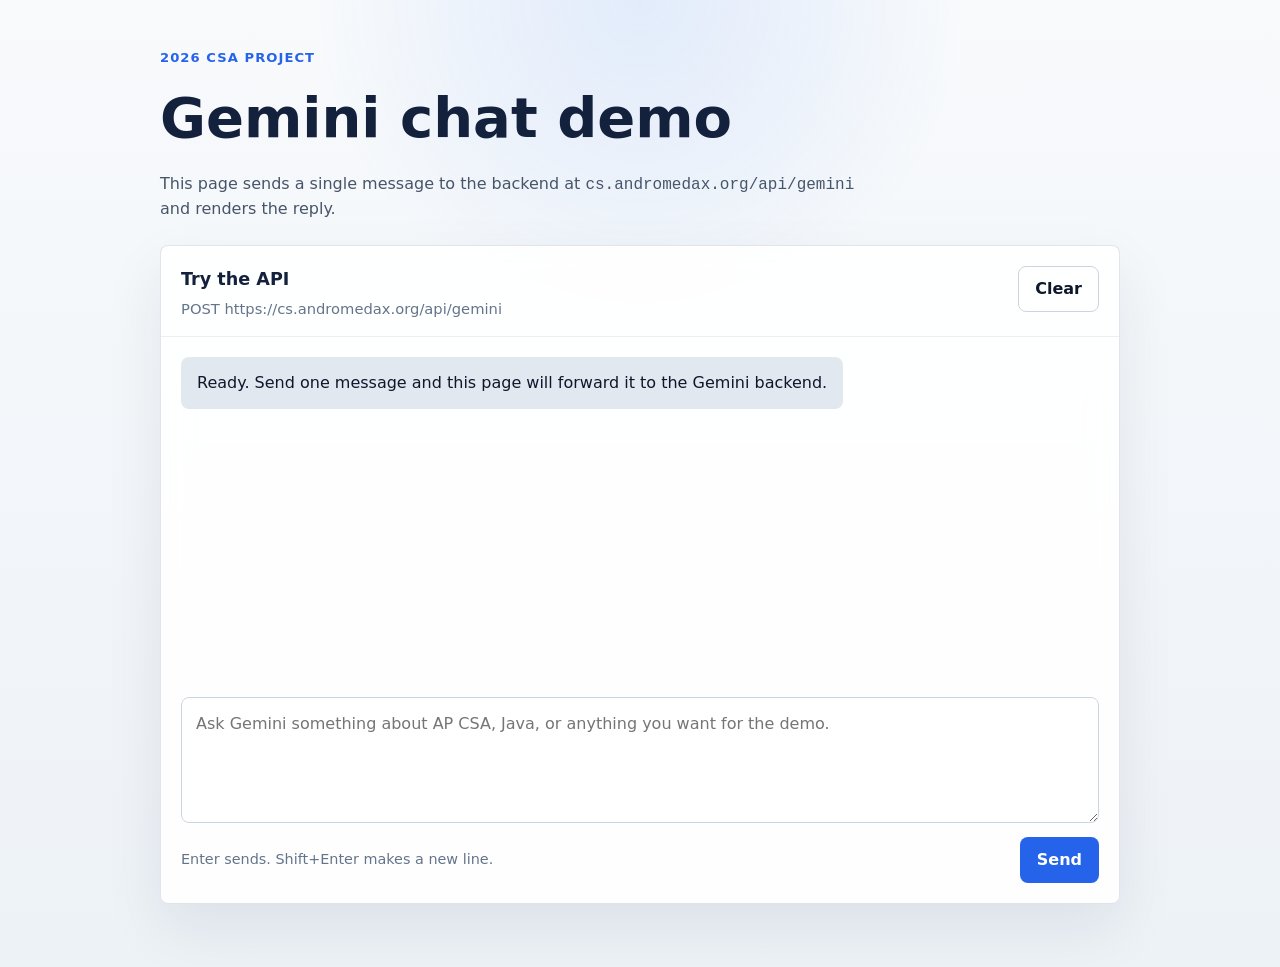
<file: frontend/chat/index.html>
<!DOCTYPE html>
<html lang="en">
<head>
  <meta charset="UTF-8" />
  <meta name="viewport" content="width=device-width, initial-scale=1.0" />
  <title>CSA Gemini Chat Demo</title>
  <meta
    name="description"
    content="A simple Gemini chat demo for the 2026 CSA project frontend."
  />
  <link rel="stylesheet" href="./styles.css" />
</head>
<body>
  <main class="app-shell">
    <section class="hero">
      <p class="eyebrow">2026 CSA Project</p>
      <h1>Gemini chat demo</h1>
      <p class="hero-copy">
        This page sends a single message to the backend at
        <code>cs.andromedax.org/api/gemini</code> and renders the reply.
      </p>
    </section>

    <section class="chat-panel" aria-label="Chat demo">
      <div class="panel-head">
        <div>
          <h2>Try the API</h2>
          <p id="api-url" class="api-url"></p>
        </div>
        <button id="clear-button" class="ghost-button" type="button">Clear</button>
      </div>

      <div id="message-list" class="message-list" aria-live="polite"></div>

      <form id="chat-form" class="composer">
        <label class="sr-only" for="message-input">Message</label>
        <textarea
          id="message-input"
          name="message"
          rows="4"
          maxlength="4000"
          placeholder="Ask Gemini something about AP CSA, Java, or anything you want for the demo."
          required
        ></textarea>
        <div class="composer-actions">
          <p class="hint">Enter sends. Shift+Enter makes a new line.</p>
          <button id="send-button" class="primary-button" type="submit">Send</button>
        </div>
      </form>
    </section>
  </main>

  <script type="module" src="./app.js"></script>
</body>
</html>
</file>
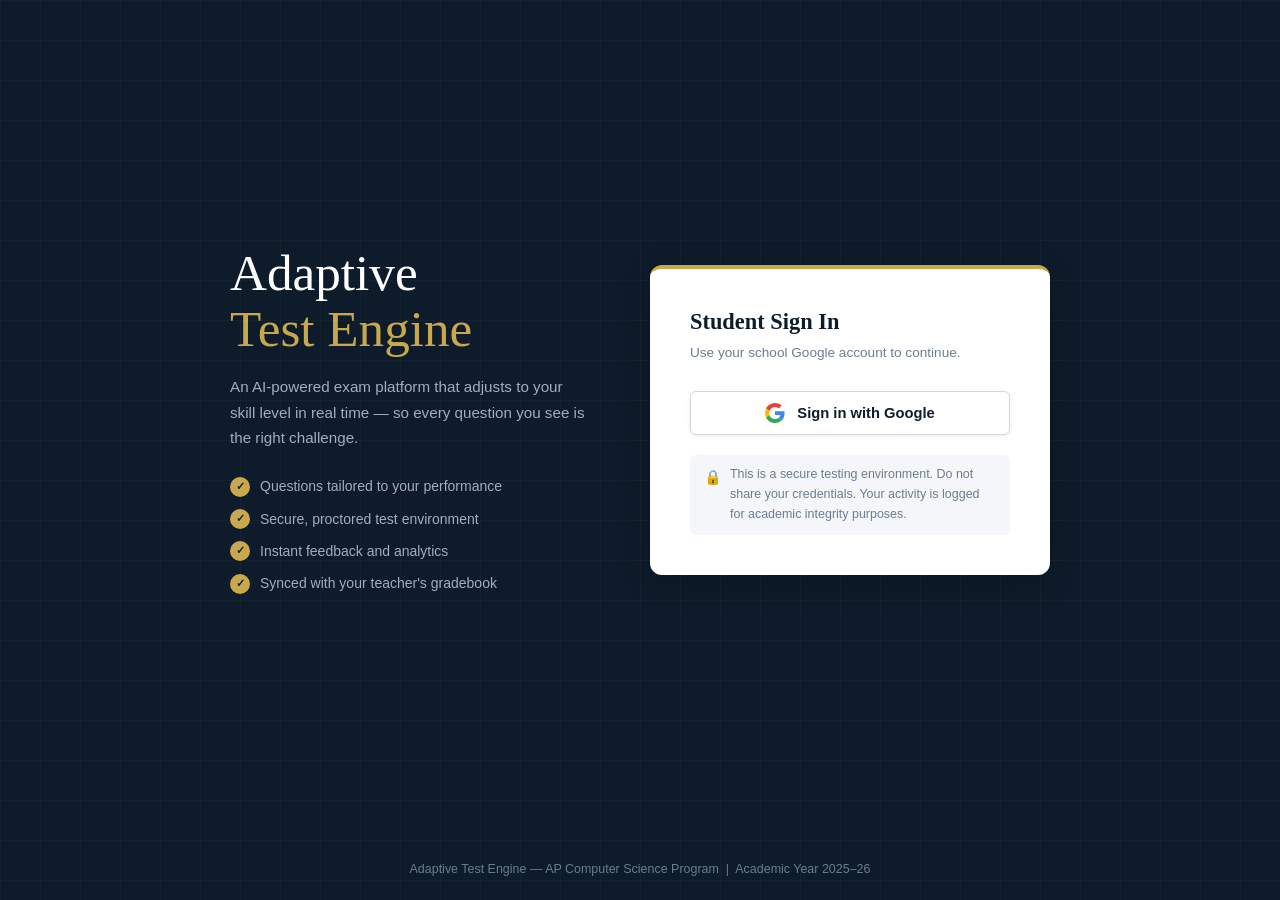
<file: frontend/student/index.html>
<!DOCTYPE html>
<html lang="en">
<head>
  <meta charset="UTF-8" />
  <meta name="viewport" content="width=device-width, initial-scale=1.0" />
  <title>Sign In — AP CS Adaptive Testing Platform</title>
  <link rel="stylesheet" href="style.css" />

  <!-- Google Identity Services. Safe to load even before CLIENT_ID is set;
       auth.js only calls google.accounts.id.initialize() when CLIENT_ID
       has been swapped in, so no network auth request fires until then. -->
  <script src="https://accounts.google.com/gsi/client" async defer></script>
  <script src="auth.js" defer></script>

  <!--
    index.html — Student Login Page
    ─────────────────────────────────────────────────────────────
    PURPOSE  : Entry point for all students. Handles Google OAuth
               sign-in (placeholder) and routes to dashboard.html.
    GROUPS   : Front/Back Integration team: hook up the Google
               Sign-In button's data-action="google-signin" and
               the fallback form's POST endpoint.
    DB Team  : Session token should be stored after successful
               login and sent as a header on all subsequent API calls.
    ─────────────────────────────────────────────────────────────
  -->

  <style>
    /* ── Login-page-specific layout ── */
    body {
      background: var(--navy);
      display: flex;
      flex-direction: column;
      min-height: 100vh;
    }

    /* Subtle grid texture on dark background */
    body::before {
      content: '';
      position: fixed; inset: 0;
      background-image:
        linear-gradient(rgba(255,255,255,0.03) 1px, transparent 1px),
        linear-gradient(90deg, rgba(255,255,255,0.03) 1px, transparent 1px);
      background-size: 40px 40px;
      pointer-events: none;
    }

    .login-wrapper {
      flex: 1;
      display: flex;
      align-items: center;
      justify-content: center;
      padding: 40px 20px;
    }

    /* ── Branding strip on the left ── */
    .login-brand {
      max-width: 420px;
      padding-right: 60px;
      color: var(--white);
    }

    .login-brand .platform-name {
      font-family: var(--font-display);
      font-size: clamp(2rem, 4vw, 3.2rem);
      line-height: 1.1;
      margin-bottom: 16px;
    }

    .login-brand .platform-name span { color: var(--accent); }

    .login-brand p {
      color: var(--slate-light);
      font-size: 0.95rem;
      line-height: 1.7;
      margin-bottom: 24px;
    }

    /* Feature pills */
    .feature-list {
      list-style: none;
      display: flex;
      flex-direction: column;
      gap: 10px;
    }
    .feature-list li {
      display: flex;
      align-items: center;
      gap: 10px;
      color: var(--slate-light);
      font-size: 0.875rem;
    }
    .feature-list li::before {
      content: '✓';
      display: inline-flex;
      align-items: center;
      justify-content: center;
      width: 20px; height: 20px;
      border-radius: 50%;
      background: var(--accent);
      color: var(--navy);
      font-size: 0.7rem;
      font-weight: 700;
      flex-shrink: 0;
    }

    /* ── Login card ── */
    .login-card {
      background: var(--white);
      border-radius: var(--radius-lg);
      padding: 40px;
      width: 100%;
      max-width: 400px;
      box-shadow: var(--shadow-lg);
      border-top: 4px solid var(--accent);
    }

    .login-card h2 {
      font-size: 1.4rem;
      margin-bottom: 6px;
    }

    .login-card .subtitle {
      font-size: 0.85rem;
      color: var(--slate);
      margin-bottom: 28px;
    }

    /* Google Sign-In button */
    .btn-google {
      width: 100%;
      display: flex;
      align-items: center;
      justify-content: center;
      gap: 12px;
      padding: 11px 20px;
      border: 1.5px solid var(--border);
      border-radius: var(--radius);
      background: var(--white);
      color: var(--navy);
      font-family: var(--font-body);
      font-size: 0.92rem;
      font-weight: 600;
      cursor: pointer;
      transition: all 0.2s var(--ease);
      box-shadow: var(--shadow-sm);
    }
    .btn-google:hover {
      border-color: var(--navy);
      box-shadow: var(--shadow-md);
      transform: translateY(-1px);
    }
    .btn-google svg { flex-shrink: 0; }

    /* Divider with text */
    .or-divider {
      display: flex;
      align-items: center;
      gap: 12px;
      margin: 24px 0;
      color: var(--slate-light);
      font-size: 0.78rem;
      text-transform: uppercase;
      letter-spacing: 0.6px;
    }
    .or-divider::before,
    .or-divider::after {
      content: '';
      flex: 1;
      height: 1px;
      background: var(--border);
    }

    /* Fallback form */
    .login-form { display: flex; flex-direction: column; gap: 16px; }

    .login-form .form-group input { width: 100%; }

    .login-form .btn-primary {
      width: 100%;
      padding: 12px;
      margin-top: 4px;
    }

    .forgot-link {
      text-align: center;
      font-size: 0.82rem;
      color: var(--slate);
      margin-top: 6px;
    }
    .forgot-link a { color: var(--navy); font-weight: 500; }

    /* Security notice */
    .security-note {
      margin-top: 20px;
      padding: 10px 14px;
      background: var(--off-white);
      border-radius: var(--radius);
      font-size: 0.78rem;
      color: var(--slate);
      display: flex;
      align-items: flex-start;
      gap: 8px;
    }
    .security-note .icon { font-size: 0.9rem; flex-shrink: 0; margin-top: 1px; }

    /* Footer inside login page */
    .login-footer {
      text-align: center;
      padding: 20px;
      color: var(--slate);
      font-size: 0.78rem;
    }

    /* Responsive: stack on mobile */
    @media (max-width: 860px) {
      .login-brand { display: none; }
      .login-wrapper { padding: 24px 16px; }
    }
  </style>
</head>
<body>

  <!-- ══════════════════════════════════════════════
       MAIN LOGIN WRAPPER
       Contains: branding column + login card
  ══════════════════════════════════════════════ -->
  <main class="login-wrapper">

    <!-- LEFT: Branding / Marketing column -->
    <div class="login-brand" aria-hidden="true">
      <div class="platform-name">
        Adaptive<br/>
        <span>Test&nbsp;Engine</span>
      </div>
      <p>
        An AI-powered exam platform that adjusts to your skill level
        in real time — so every question you see is the right challenge.
      </p>
      <ul class="feature-list">
        <li>Questions tailored to your performance</li>
        <li>Secure, proctored test environment</li>
        <li>Instant feedback and analytics</li>
        <li>Synced with your teacher's gradebook</li>
      </ul>
    </div>

    <!-- RIGHT: Login card -->
    <div class="login-card" role="main">

      <h2>Student Sign In</h2>
      <p class="subtitle">Use your school Google account to continue.</p>

      <!--
        GIS button is rendered by auth.js into #google-signin-container
        once CLIENT_ID has been configured. Until then, #google-signin-stub
        shows the original styled button in a disabled state so the layout
        is identical and switchover is a one-line CLIENT_ID edit.
      -->
      <div id="google-signin-container" hidden></div>

      <button
        id="google-signin-stub"
        class="btn-google"
        data-action="google-signin"
        onclick="handleGoogleSignIn(event)"
        aria-label="Sign in with Google (not yet configured)"
        title="Google Sign-In will activate once the client ID is configured"
      >
        <!-- Google "G" logo SVG -->
        <svg width="20" height="20" viewBox="0 0 48 48" aria-hidden="true">
          <path fill="#EA4335" d="M24 9.5c3.54 0 6.71 1.22 9.21 3.6l6.85-6.85C35.9 2.38 30.47 0 24 0 14.62 0 6.51 5.38 2.56 13.22l7.98 6.19C12.43 13.72 17.74 9.5 24 9.5z"/>
          <path fill="#4285F4" d="M46.98 24.55c0-1.57-.15-3.09-.38-4.55H24v9.02h12.94c-.58 2.96-2.26 5.48-4.78 7.18l7.73 6c4.51-4.18 7.09-10.36 7.09-17.65z"/>
          <path fill="#FBBC05" d="M10.53 28.59c-.48-1.45-.76-2.99-.76-4.59s.27-3.14.76-4.59l-7.98-6.19C.92 16.46 0 20.12 0 24c0 3.88.92 7.54 2.56 10.78l7.97-6.19z"/>
          <path fill="#34A853" d="M24 48c6.48 0 11.93-2.13 15.89-5.81l-7.73-6c-2.18 1.48-4.97 2.31-8.16 2.31-6.26 0-11.57-4.22-13.47-9.91l-7.98 6.19C6.51 42.62 14.62 48 24 48z"/>
        </svg>
        Sign in with Google
      </button>

      <!-- Security notice -->
      <div class="security-note" role="note">
        <span class="icon">🔒</span>
        <span>
          This is a secure testing environment. Do not share your credentials.
          Your activity is logged for academic integrity purposes.
        </span>
      </div>

    </div>
    <!-- end .login-card -->

  </main>

  <!-- Footer -->
  <footer class="login-footer">
    Adaptive Test Engine &mdash; AP Computer Science Program &nbsp;|&nbsp;
    Academic Year 2025–26
  </footer>

  <!-- ══════════════════════════════════════════════
       JAVASCRIPT — Login Logic (Placeholder)
       ─────────────────────────────────────────────
       Integration Team: Replace these stub functions
       with real OAuth and API calls.
  ══════════════════════════════════════════════ -->
  <script>
    // Stub handler — only runs while CLIENT_ID is still the placeholder.
    // Once auth.js swaps in the real GIS button, this button is hidden.
    function handleGoogleSignIn(e) {
      e.preventDefault();
      alert('Google Sign-In is not yet configured. Ask the integration team for the CLIENT_ID, then set it in auth.js.');
    }
    
    // Wait for the GIS script to finish loading, then hand off to auth.js.
    // GIS exposes window.google.accounts.id once ready.
    (function waitForGis() {
      if (window.google && window.google.accounts && window.google.accounts.id) {
        window.initGoogleAuth && window.initGoogleAuth();
        return;
      }
      setTimeout(waitForGis, 50);
    })();
  </script>

<script src="integration.js"></script>

</body>
</html>
</file>
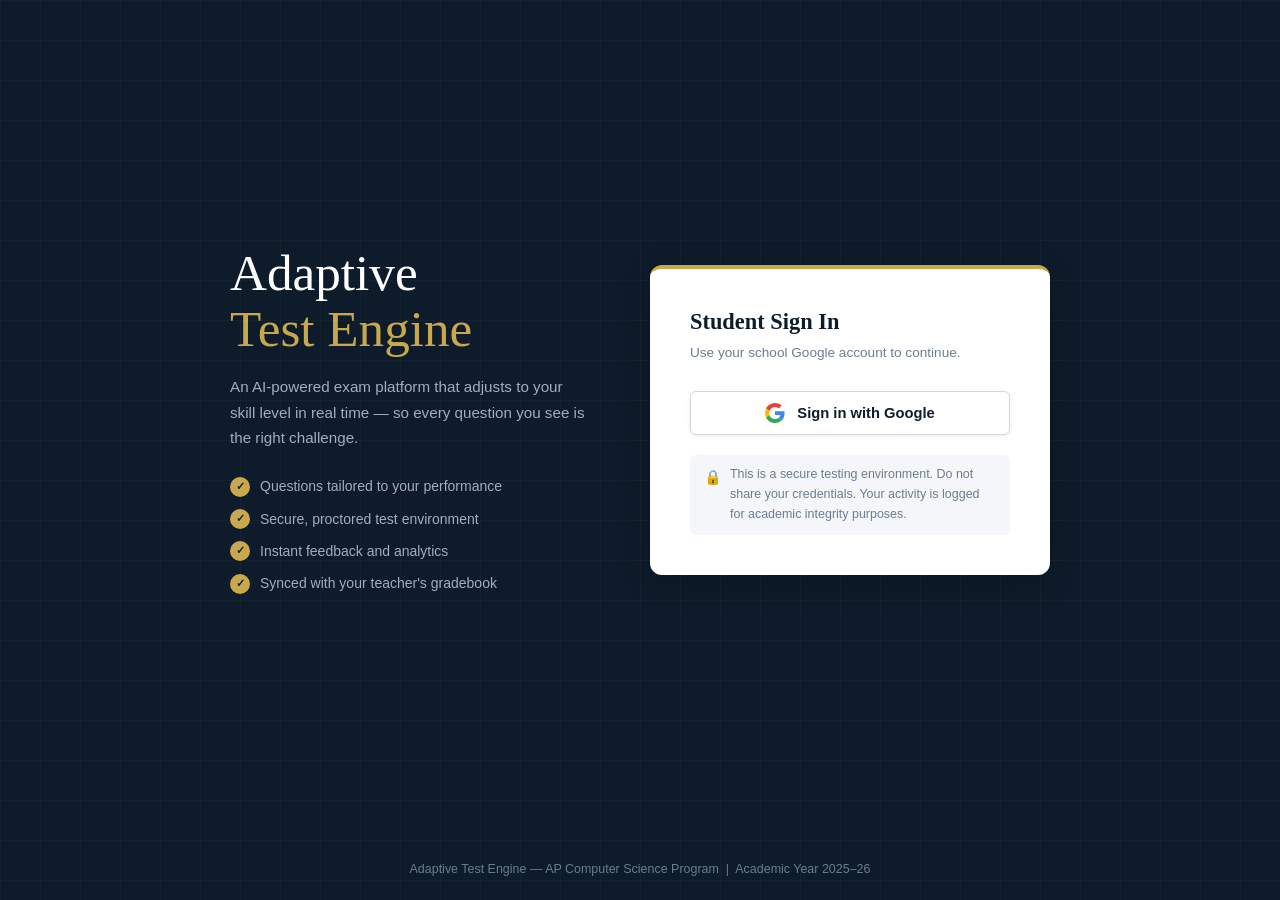
<file: frontend/student/all_tests.html>
<!DOCTYPE html>
<html lang="en">
<head>
  <meta charset="UTF-8" />
  <meta name="viewport" content="width=device-width, initial-scale=1.0" />
  <title>All Tests — Adaptive Test Engine</title>
  <link rel="stylesheet" href="style.css" />
  <script src="auth.js"></script>
  <script>
    // Session guard: bounce to login if no session.
    (function () {
      const session = window.requireSession && window.requireSession();
      if (session && session.student) {
        window.__STUDENT__ = session.student;
      }
    })();
  </script>

  <style>
    /* Layout — mirrors dashboard.html so the page frame is identical. */
    .page-wrapper { display: flex; flex-direction: column; min-height: 100vh; }
    .main-content { flex: 1; padding: 36px 0 60px; }

    .section-heading {
      display: flex;
      align-items: baseline;
      justify-content: space-between;
      margin-bottom: 18px;
      flex-wrap: wrap;
      gap: 12px;
    }
    .section-heading h2 { font-size: 1.3rem; }
    .section-heading .lede { font-size: 0.88rem; color: var(--slate); margin-top: 4px; }
    .section-heading a { font-size: 0.82rem; color: var(--slate); }
    .section-heading a:hover { color: var(--navy); }

    /* Filter / sort toolbar — new layout wrapper, uses .form-group from style.css inside. */
    .filter-toolbar {
      display: flex;
      flex-wrap: wrap;
      gap: 20px;
      align-items: end;
      background: var(--white);
      border: 1px solid var(--border);
      border-radius: var(--radius-lg);
      padding: 18px 22px;
      margin-bottom: 24px;
      box-shadow: var(--shadow-sm);
    }
    .filter-toolbar .form-group { min-width: 200px; flex: 1; }
    .filter-toolbar .result-count {
      margin-left: auto;
      font-size: 0.82rem;
      color: var(--slate);
      padding-bottom: 10px;
    }

    /* Test grid / cards — copied verbatim from dashboard.html so the cards
       render identically to the dashboard's "Available Tests" cards. */
    .test-grid {
      display: grid;
      grid-template-columns: repeat(auto-fill, minmax(300px, 1fr));
      gap: 20px;
      margin-bottom: 40px;
    }

    .test-card {
      background: var(--white);
      border: 1px solid var(--border);
      border-radius: var(--radius-lg);
      padding: 24px;
      box-shadow: var(--shadow-sm);
      display: flex;
      flex-direction: column;
      gap: 12px;
      cursor: pointer;
      transition: all 0.2s var(--ease);
      position: relative;
      overflow: hidden;
    }
    .test-card::before {
      content: '';
      position: absolute;
      top: 0; left: 0; right: 0;
      height: 4px;
      background: var(--navy);
    }
    .test-card.accent-border::before { background: var(--accent); }
    .test-card.slate-border::before  { background: var(--slate);  }

    .test-card:hover {
      box-shadow: var(--shadow-md);
      transform: translateY(-2px);
    }

    .test-card .test-meta {
      display: flex;
      align-items: center;
      justify-content: space-between;
    }

    .test-card h3 { font-size: 1.05rem; color: var(--navy); }

    .test-card .test-desc {
      font-size: 0.85rem;
      color: var(--slate);
      line-height: 1.5;
      flex: 1;
    }

    .test-card .test-info-row {
      display: flex;
      gap: 16px;
      font-size: 0.78rem;
      color: var(--slate);
      flex-wrap: wrap;
    }
    .test-card .test-info-row span { display: flex; align-items: center; gap: 4px; }

    .difficulty-dots { display: flex; gap: 3px; align-items: center; }
    .difficulty-dots .dot {
      width: 7px; height: 7px;
      border-radius: 50%;
      background: var(--border);
    }
    .difficulty-dots .dot.filled { background: var(--navy); }
    .difficulty-dots.medium .dot.filled { background: var(--accent); }
    .difficulty-dots.hard   .dot.filled { background: var(--danger); }

    .skill-meter { margin-top: 4px; }
    .skill-meter .skill-label {
      display: flex;
      justify-content: space-between;
      font-size: 0.75rem;
      color: var(--slate);
      margin-bottom: 5px;
    }
    .skill-meter .skill-label strong { color: var(--navy); }

    .empty-state {
      text-align: center;
      padding: 48px 24px;
      color: var(--slate);
      background: var(--white);
      border: 1px dashed var(--border);
      border-radius: var(--radius-lg);
    }
    .empty-state strong { color: var(--navy); display: block; margin-bottom: 4px; }
  </style>
</head>
<body class="page-wrapper">

  <!-- Header / navigation — identical to dashboard.html -->
  <header class="site-header">
    <div class="logo">Adaptive <span>Test&nbsp;Engine</span></div>

    <nav class="hide-mobile" aria-label="Main navigation">
      <a href="dashboard.html">Dashboard</a>
      <a href="all_tests.html" class="active">All Tests</a>
      <a href="history.html" data-action="nav-history">Test History</a>
      <a href="help.html" data-action="nav-help">Help</a>
    </nav>

    <div class="user-badge">
      <span class="hide-mobile user-name" data-bind="student-name">Jane Student</span>
      <div class="avatar" data-bind="student-avatar" aria-label="Student avatar">JS</div>
      <button class="btn btn-sm btn-outline" style="color:white;border-color:#6B7C93"
              data-action="logout" onclick="handleLogout()">
        Sign Out
      </button>
    </div>
  </header>

  <main class="main-content">
    <div class="container">

      <div class="section-heading">
        <div>
          <h2>All Tests</h2>
          <p class="lede">Browse every test available to you. Filter by status or sort by your current skill level.</p>
        </div>
        <a href="dashboard.html">← Back to Dashboard</a>
      </div>

      <!-- Filter / sort controls -->
      <div class="filter-toolbar" data-widget="test-filters">
        <div class="form-group">
          <label for="filter-status">Filter by status</label>
          <select id="filter-status">
            <option value="all">All tests</option>
            <option value="available">Available</option>
            <option value="locked">Locked</option>
            <option value="recommended">Recommended</option>
          </select>
        </div>
        <div class="form-group">
          <label for="sort-by">Sort by</label>
          <select id="sort-by">
            <option value="name-asc">Name (A → Z)</option>
            <option value="name-desc">Name (Z → A)</option>
            <option value="skill-desc">Skill level (high → low)</option>
            <option value="skill-asc">Skill level (low → high)</option>
          </select>
        </div>
        <div class="result-count" id="result-count" aria-live="polite">Showing 8 of 8 tests</div>
      </div>

      <!--
        TODO(Question Bank team — Yashita / Jeremy / Kara):
        Replace the placeholder test cards below with a live fetch.
          Endpoint: GET /api/tests/available?studentId={id}
          Each item should include:
            testId, title, subject, questionCount, timeLimit,
            difficulty ('easy'|'medium'|'hard'), description,
            recommended (bool), locked (bool), skillLevelPercent,
            lockedReason (optional string), unit (optional string)
        Render each item into #test-grid using the same .test-card
        markup used below (same classes, same data-* attributes so
        the existing filter/sort logic keeps working).
      -->
      <div class="test-grid" data-widget="test-grid" id="test-grid">

        <!-- Placeholder 1 — Recommended / Medium -->
        <div class="test-card accent-border"
             data-test-id="TEST-001"
             data-subject="algorithms"
             data-difficulty="medium"
             data-time-limit="30"
             data-status="recommended"
             data-skill="62"
             data-available="true"
             onclick="startTest('TEST-001')"
             role="button"
             tabindex="0"
             aria-label="Start test: Sorting Algorithms">
          <div class="test-meta">
            <span class="badge badge-accent">⭐ Recommended</span>
            <div class="difficulty-dots medium" title="Medium difficulty" aria-label="Difficulty: Medium">
              <div class="dot filled"></div>
              <div class="dot filled"></div>
              <div class="dot filled"></div>
              <div class="dot"></div>
              <div class="dot"></div>
            </div>
          </div>
          <h3>Sorting Algorithms</h3>
          <p class="test-desc">
            Adaptive quiz covering bubble sort, merge sort, and quicksort.
            Questions adjust to your performance in real time.
          </p>
          <div class="test-info-row">
            <span>📄 15–20 questions</span>
            <span>⏱ 30 min</span>
            <span>🧠 Adaptive</span>
          </div>
          <div class="skill-meter">
            <div class="skill-label">
              <span>Your skill level</span>
              <strong>62%</strong>
            </div>
            <div class="progress-bar-track">
              <div class="progress-bar-fill accent" style="width: 62%"></div>
            </div>
          </div>
        </div>

        <!-- Placeholder 2 — Available / Easy -->
        <div class="test-card"
             data-test-id="TEST-002"
             data-subject="data-structures"
             data-difficulty="easy"
             data-time-limit="25"
             data-status="available"
             data-skill="81"
             data-available="true"
             onclick="startTest('TEST-002')"
             role="button"
             tabindex="0"
             aria-label="Start test: Data Structures Fundamentals">
          <div class="test-meta">
            <span class="badge badge-slate">Unit 3</span>
            <div class="difficulty-dots easy" title="Easy difficulty" aria-label="Difficulty: Easy">
              <div class="dot filled"></div>
              <div class="dot"></div>
              <div class="dot"></div>
              <div class="dot"></div>
              <div class="dot"></div>
            </div>
          </div>
          <h3>Data Structures Fundamentals</h3>
          <p class="test-desc">
            Arrays, ArrayLists, and 2D arrays. Core AP CS A topics with
            scenario-based questions.
          </p>
          <div class="test-info-row">
            <span>📄 10 questions</span>
            <span>⏱ 25 min</span>
            <span>🎯 Foundational</span>
          </div>
          <div class="skill-meter">
            <div class="skill-label">
              <span>Your skill level</span>
              <strong>81%</strong>
            </div>
            <div class="progress-bar-track">
              <div class="progress-bar-fill" style="width: 81%"></div>
            </div>
          </div>
        </div>

        <!-- Placeholder 3 — Locked / Hard -->
        <div class="test-card slate-border"
             data-test-id="TEST-003"
             data-subject="oop"
             data-difficulty="hard"
             data-time-limit="40"
             data-status="locked"
             data-skill="-1"
             data-available="false"
             style="opacity: 0.65; cursor: not-allowed;"
             role="button"
             tabindex="0"
             aria-disabled="true"
             aria-label="Test locked: Object-Oriented Programming">
          <div class="test-meta">
            <span class="badge badge-slate">🔒 Locked</span>
            <div class="difficulty-dots hard" title="Hard difficulty" aria-label="Difficulty: Hard">
              <div class="dot filled"></div>
              <div class="dot filled"></div>
              <div class="dot filled"></div>
              <div class="dot filled"></div>
              <div class="dot"></div>
            </div>
          </div>
          <h3>Object-Oriented Programming</h3>
          <p class="test-desc">
            Inheritance, polymorphism, and encapsulation. Unlocks after you
            complete the Data Structures test.
          </p>
          <div class="test-info-row">
            <span>📄 20 questions</span>
            <span>⏱ 40 min</span>
            <span>🔒 Requires TEST-002</span>
          </div>
        </div>

        <!-- Placeholder 4 — Recommended / Easy -->
        <div class="test-card accent-border"
             data-test-id="TEST-004"
             data-subject="control-flow"
             data-difficulty="easy"
             data-time-limit="20"
             data-status="recommended"
             data-skill="74"
             data-available="true"
             onclick="startTest('TEST-004')"
             role="button"
             tabindex="0"
             aria-label="Start test: Control Flow & Loops">
          <div class="test-meta">
            <span class="badge badge-accent">⭐ Recommended</span>
            <div class="difficulty-dots easy" title="Easy difficulty" aria-label="Difficulty: Easy">
              <div class="dot filled"></div>
              <div class="dot"></div>
              <div class="dot"></div>
              <div class="dot"></div>
              <div class="dot"></div>
            </div>
          </div>
          <h3>Control Flow &amp; Loops</h3>
          <p class="test-desc">
            if/else, while, for, and nested loops. Identify off-by-one errors
            and reason about loop invariants.
          </p>
          <div class="test-info-row">
            <span>📄 12 questions</span>
            <span>⏱ 20 min</span>
            <span>🧠 Adaptive</span>
          </div>
          <div class="skill-meter">
            <div class="skill-label">
              <span>Your skill level</span>
              <strong>74%</strong>
            </div>
            <div class="progress-bar-track">
              <div class="progress-bar-fill accent" style="width: 74%"></div>
            </div>
          </div>
        </div>

        <!-- Placeholder 5 — Available / Medium -->
        <div class="test-card"
             data-test-id="TEST-005"
             data-subject="recursion"
             data-difficulty="medium"
             data-time-limit="35"
             data-status="available"
             data-skill="55"
             data-available="true"
             onclick="startTest('TEST-005')"
             role="button"
             tabindex="0"
             aria-label="Start test: Recursion">
          <div class="test-meta">
            <span class="badge badge-slate">Unit 10</span>
            <div class="difficulty-dots medium" title="Medium difficulty" aria-label="Difficulty: Medium">
              <div class="dot filled"></div>
              <div class="dot filled"></div>
              <div class="dot filled"></div>
              <div class="dot"></div>
              <div class="dot"></div>
            </div>
          </div>
          <h3>Recursion</h3>
          <p class="test-desc">
            Trace recursive calls, identify base cases, and convert iterative
            solutions to recursive ones.
          </p>
          <div class="test-info-row">
            <span>📄 14 questions</span>
            <span>⏱ 35 min</span>
            <span>🎯 Core topic</span>
          </div>
          <div class="skill-meter">
            <div class="skill-label">
              <span>Your skill level</span>
              <strong>55%</strong>
            </div>
            <div class="progress-bar-track">
              <div class="progress-bar-fill" style="width: 55%"></div>
            </div>
          </div>
        </div>

        <!-- Placeholder 6 — Available / Easy -->
        <div class="test-card"
             data-test-id="TEST-006"
             data-subject="strings"
             data-difficulty="easy"
             data-time-limit="20"
             data-status="available"
             data-skill="88"
             data-available="true"
             onclick="startTest('TEST-006')"
             role="button"
             tabindex="0"
             aria-label="Start test: String Manipulation">
          <div class="test-meta">
            <span class="badge badge-slate">Unit 2</span>
            <div class="difficulty-dots easy" title="Easy difficulty" aria-label="Difficulty: Easy">
              <div class="dot filled"></div>
              <div class="dot"></div>
              <div class="dot"></div>
              <div class="dot"></div>
              <div class="dot"></div>
            </div>
          </div>
          <h3>String Manipulation</h3>
          <p class="test-desc">
            substring, indexOf, concatenation, and the String API. Solid
            warm-up material.
          </p>
          <div class="test-info-row">
            <span>📄 10 questions</span>
            <span>⏱ 20 min</span>
            <span>🎯 Foundational</span>
          </div>
          <div class="skill-meter">
            <div class="skill-label">
              <span>Your skill level</span>
              <strong>88%</strong>
            </div>
            <div class="progress-bar-track">
              <div class="progress-bar-fill" style="width: 88%"></div>
            </div>
          </div>
        </div>

        <!-- Placeholder 7 — Locked / Hard -->
        <div class="test-card slate-border"
             data-test-id="TEST-007"
             data-subject="algorithms-advanced"
             data-difficulty="hard"
             data-time-limit="45"
             data-status="locked"
             data-skill="-1"
             data-available="false"
             style="opacity: 0.65; cursor: not-allowed;"
             role="button"
             tabindex="0"
             aria-disabled="true"
             aria-label="Test locked: Advanced Algorithms">
          <div class="test-meta">
            <span class="badge badge-slate">🔒 Locked</span>
            <div class="difficulty-dots hard" title="Hard difficulty" aria-label="Difficulty: Hard">
              <div class="dot filled"></div>
              <div class="dot filled"></div>
              <div class="dot filled"></div>
              <div class="dot filled"></div>
              <div class="dot filled"></div>
            </div>
          </div>
          <h3>Advanced Algorithms</h3>
          <p class="test-desc">
            Graph traversal, dynamic programming, and complexity analysis.
            Unlocks after you complete Sorting Algorithms.
          </p>
          <div class="test-info-row">
            <span>📄 18 questions</span>
            <span>⏱ 45 min</span>
            <span>🔒 Requires TEST-001</span>
          </div>
        </div>

        <!-- Placeholder 8 — Available / Medium -->
        <div class="test-card"
             data-test-id="TEST-008"
             data-subject="inheritance"
             data-difficulty="medium"
             data-time-limit="30"
             data-status="available"
             data-skill="67"
             data-available="true"
             onclick="startTest('TEST-008')"
             role="button"
             tabindex="0"
             aria-label="Start test: Class Inheritance">
          <div class="test-meta">
            <span class="badge badge-slate">Unit 9</span>
            <div class="difficulty-dots medium" title="Medium difficulty" aria-label="Difficulty: Medium">
              <div class="dot filled"></div>
              <div class="dot filled"></div>
              <div class="dot filled"></div>
              <div class="dot"></div>
              <div class="dot"></div>
            </div>
          </div>
          <h3>Class Inheritance</h3>
          <p class="test-desc">
            extends, super(), overriding, and the object hierarchy. A
            step beyond the OOP basics.
          </p>
          <div class="test-info-row">
            <span>📄 13 questions</span>
            <span>⏱ 30 min</span>
            <span>🎯 Core topic</span>
          </div>
          <div class="skill-meter">
            <div class="skill-label">
              <span>Your skill level</span>
              <strong>67%</strong>
            </div>
            <div class="progress-bar-track">
              <div class="progress-bar-fill" style="width: 67%"></div>
            </div>
          </div>
        </div>

      </div>
      <!-- end #test-grid -->

      <div id="no-results" class="empty-state" hidden>
        <strong>No tests match your filters.</strong>
        Try changing the status filter or check back once more tests unlock.
      </div>

    </div>
  </main>

  <footer class="site-footer">
    Adaptive Test Engine &mdash; AP Computer Science Program &nbsp;|&nbsp; Academic Year 2025–26
  </footer>

  <script>
    function startTest(testId) {
      const card = document.querySelector(`[data-test-id="${testId}"]`);
      if (card && card.dataset.available === 'false') {
        alert('This test is not yet available. Complete the prerequisite first.');
        return;
      }
      sessionStorage.setItem('activeTestId', testId);
      window.location.href = 'test.html';
    }

    function handleLogout() {
      if (confirm('Are you sure you want to sign out?')) {
        (window.clearSession || sessionStorage.clear.bind(sessionStorage))();
        window.location.href = 'index.html';
      }
    }

    (function populateStudent() {
      const s = window.__STUDENT__;
      if (!s) return;
      const setText = (sel, value) => {
        document.querySelectorAll(sel).forEach(el => { if (value) el.textContent = value; });
      };
      setText('[data-bind="student-name"]', s.name);
      const avatarEl = document.querySelector('[data-bind="student-avatar"]');
      if (avatarEl && s.name) {
        const initials = s.name.split(' ').map(p => p[0]).slice(0, 2).join('').toUpperCase();
        avatarEl.textContent = initials;
      }
    })();

    document.querySelectorAll('.test-card[role="button"]').forEach(card => {
      card.addEventListener('keydown', e => {
        if (e.key === 'Enter' || e.key === ' ') {
          e.preventDefault();
          card.click();
        }
      });
    });

    // ── Filter + sort logic ───────────────────────────────────
    const grid = document.getElementById('test-grid');
    const emptyState = document.getElementById('no-results');
    const resultCount = document.getElementById('result-count');
    const filterStatus = document.getElementById('filter-status');
    const sortBy = document.getElementById('sort-by');

    function applyFilters() {
      const status = filterStatus.value;
      const sort = sortBy.value;
      const cards = Array.from(grid.querySelectorAll('.test-card'));
      const total = cards.length;

      let visible = 0;
      cards.forEach(c => {
        const cardStatus = c.dataset.status;
        let match = true;
        if (status === 'available') match = cardStatus !== 'locked';
        else if (status === 'locked') match = cardStatus === 'locked';
        else if (status === 'recommended') match = cardStatus === 'recommended';
        c.hidden = !match;
        if (match) visible++;
      });

      emptyState.hidden = visible > 0;
      resultCount.textContent = `Showing ${visible} of ${total} tests`;

      const [key, dir] = sort.split('-');
      const mult = dir === 'asc' ? 1 : -1;
      cards.sort((a, b) => {
        if (key === 'name') {
          const an = a.querySelector('h3').textContent.trim().toLowerCase();
          const bn = b.querySelector('h3').textContent.trim().toLowerCase();
          if (an < bn) return -1 * mult;
          if (an > bn) return  1 * mult;
          return 0;
        }
        if (key === 'skill') {
          // Cards with no skill data (locked) always sort to the end.
          const as = Number(a.dataset.skill);
          const bs = Number(b.dataset.skill);
          const aMissing = as < 0;
          const bMissing = bs < 0;
          if (aMissing && !bMissing) return 1;
          if (!aMissing && bMissing) return -1;
          if (aMissing && bMissing) return 0;
          return (as - bs) * mult;
        }
        return 0;
      });
      cards.forEach(c => grid.appendChild(c));
    }

    filterStatus.addEventListener('change', applyFilters);
    sortBy.addEventListener('change', applyFilters);
    applyFilters();
  </script>

</body>
</html>
</file>
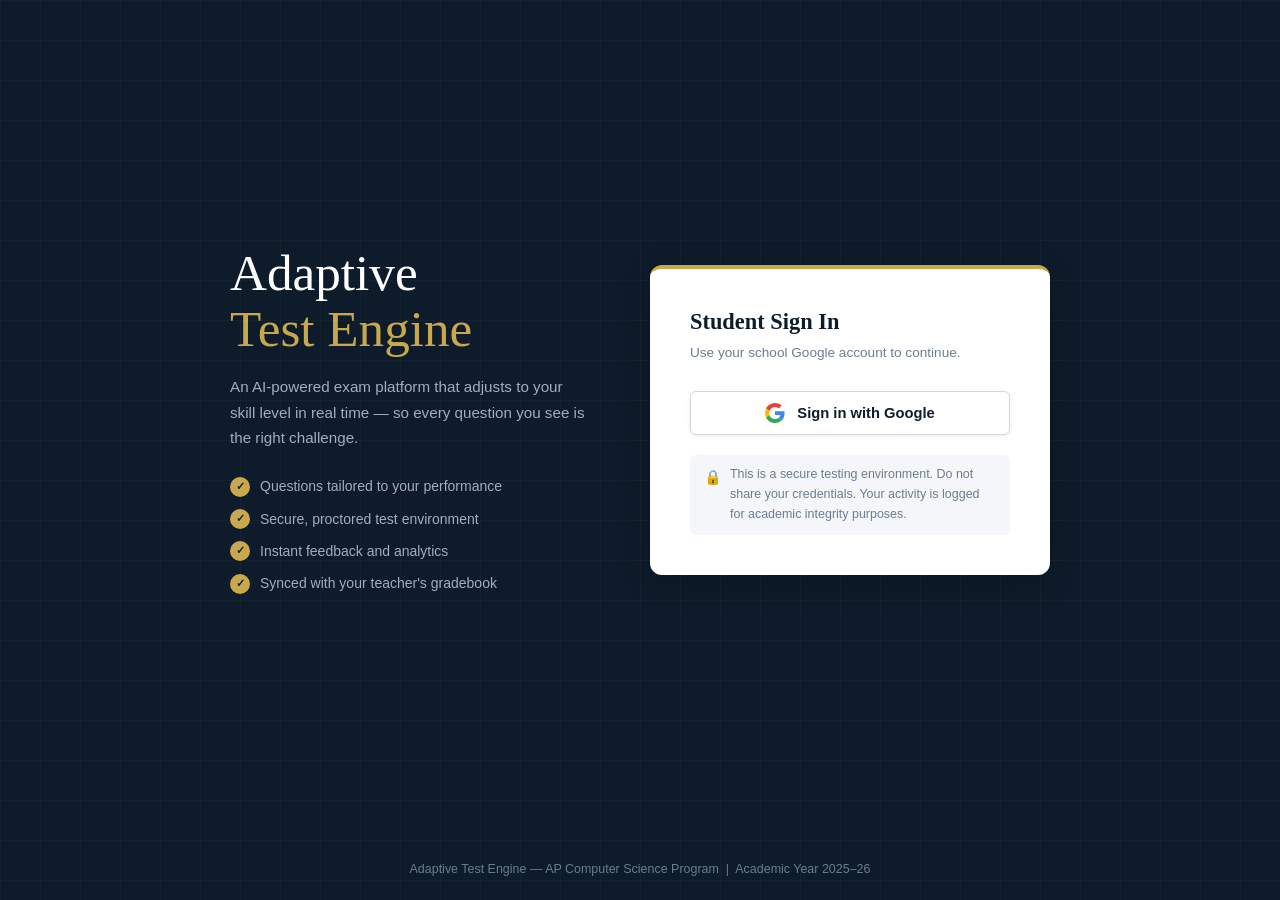
<file: frontend/student/dashboard.html>
<!DOCTYPE html>
<html lang="en">
<head>
  <meta charset="UTF-8" />
  <meta name="viewport" content="width=device-width, initial-scale=1.0" />
  <title>Dashboard — Adaptive Test Engine</title>
  <link rel="stylesheet" href="style.css" />
  <script src="auth.js"></script>
  <script>
    (function () {
      const session = window.requireSession && window.requireSession();
      if (session && session.student) {
        window.__STUDENT__ = session.student;
      }
    })();
  </script>

  <style>
    .page-wrapper {
      display: flex;
      flex-direction: column;
      min-height: 100vh;
    }

    .main-content {
      flex: 1;
      padding: 36px 0 60px;
    }

    .welcome-banner {
      background: linear-gradient(135deg, var(--navy) 0%, var(--navy-light) 100%);
      color: var(--white);
      padding: 32px 36px;
      border-radius: var(--radius-lg);
      margin-bottom: 32px;
      display: flex;
      align-items: center;
      justify-content: space-between;
      gap: 20px;
      box-shadow: var(--shadow-md);
      position: relative;
      overflow: hidden;
    }
    .welcome-banner::after {
      content: '';
      position: absolute;
      right: -40px; bottom: -40px;
      width: 200px; height: 200px;
      border-radius: 50%;
      background: rgba(201, 168, 76, 0.08);
      pointer-events: none;
    }

    .welcome-banner h1 { color: var(--white); font-size: 1.7rem; margin-bottom: 6px; }
    .welcome-banner p  { color: var(--slate-light); font-size: 0.9rem; }
    .welcome-banner .accent-text { color: var(--accent); }

    .stats-strip {
      display: grid;
      grid-template-columns: repeat(auto-fit, minmax(160px, 1fr));
      gap: 16px;
      margin-bottom: 36px;
    }

    .stat-card {
      background: var(--white);
      border: 1px solid var(--border);
      border-radius: var(--radius-lg);
      padding: 20px;
      text-align: center;
      box-shadow: var(--shadow-sm);
      transition: box-shadow 0.2s;
    }
    .stat-card:hover { box-shadow: var(--shadow-md); }
    .stat-card .stat-value {
      font-family: var(--font-display);
      font-size: 2rem;
      color: var(--navy);
      line-height: 1;
      margin-bottom: 4px;
    }
    .stat-card .stat-label { font-size: 0.78rem; color: var(--slate); text-transform: uppercase; letter-spacing: 0.5px; }
    .stat-card .stat-sub   { font-size: 0.75rem; color: var(--accent); font-weight: 600; margin-top: 4px; }

    .section-heading {
      display: flex;
      align-items: baseline;
      justify-content: space-between;
      margin-bottom: 18px;
    }
    .section-heading h2 { font-size: 1.25rem; }
    .section-heading a  { font-size: 0.82rem; color: var(--slate); }
    .section-heading a:hover { color: var(--navy); }

    .test-grid {
      display: grid;
      grid-template-columns: repeat(auto-fill, minmax(300px, 1fr));
      gap: 20px;
      margin-bottom: 40px;
    }

    .test-card {
      background: var(--white);
      border: 1px solid var(--border);
      border-radius: var(--radius-lg);
      padding: 24px;
      box-shadow: var(--shadow-sm);
      display: flex;
      flex-direction: column;
      gap: 12px;
      cursor: pointer;
      transition: all 0.2s var(--ease);
      position: relative;
      overflow: hidden;
    }
    .test-card::before {
      content: '';
      position: absolute;
      top: 0; left: 0; right: 0;
      height: 4px;
      background: var(--navy);
    }
    .test-card.accent-border::before { background: var(--accent); }
    .test-card.hard-border::before   { background: var(--danger); }

    .test-card:hover {
      box-shadow: var(--shadow-md);
      transform: translateY(-2px);
    }

    .test-card .test-meta {
      display: flex;
      align-items: center;
      justify-content: space-between;
    }

    .test-card h3 { font-size: 1.05rem; color: var(--navy); }

    .test-card .test-desc {
      font-size: 0.85rem;
      color: var(--slate);
      line-height: 1.5;
      flex: 1;
    }

    .test-card .test-info-row {
      display: flex;
      gap: 16px;
      font-size: 0.78rem;
      color: var(--slate);
    }
    .test-card .test-info-row span { display: flex; align-items: center; gap: 4px; }

    .difficulty-dots {
      display: flex;
      gap: 3px;
      align-items: center;
    }
    .difficulty-dots .dot {
      width: 7px; height: 7px;
      border-radius: 50%;
      background: var(--border);
    }
    .difficulty-dots .dot.filled { background: var(--navy); }
    .difficulty-dots.medium .dot.filled { background: var(--accent); }
    .difficulty-dots.hard   .dot.filled { background: var(--danger); }

    .skill-meter { margin-top: 4px; }
    .skill-meter .skill-label {
      display: flex;
      justify-content: space-between;
      font-size: 0.75rem;
      color: var(--slate);
      margin-bottom: 5px;
    }
    .skill-meter .skill-label strong { color: var(--navy); }

    .activity-table {
      width: 100%;
      border-collapse: collapse;
      font-size: 0.875rem;
    }
    .activity-table thead tr {
      background: var(--navy);
      color: var(--white);
    }
    .activity-table thead th {
      padding: 10px 16px;
      text-align: left;
      font-weight: 600;
      font-size: 0.78rem;
      letter-spacing: 0.4px;
      text-transform: uppercase;
    }
    .activity-table thead th:first-child { border-radius: 6px 0 0 6px; }
    .activity-table thead th:last-child  { border-radius: 0 6px 6px 0; }

    .activity-table tbody tr {
      border-bottom: 1px solid var(--border);
      transition: background 0.15s;
    }
    .activity-table tbody tr:hover { background: var(--off-white); }
    .activity-table tbody td { padding: 12px 16px; color: var(--navy); }
    .activity-table tbody td.secondary { color: var(--slate); }

    @media (max-width: 768px) {
      .welcome-banner { flex-direction: column; text-align: center; }
      .activity-table { display: none; }
    }
  </style>
</head>
<body class="page-wrapper">

  <header class="site-header">
    <div class="logo">Adaptive <span>Test&nbsp;Engine</span></div>

    <nav class="hide-mobile" aria-label="Main navigation">
      <a href="dashboard.html" class="active">Dashboard</a>
      <a href="all_tests.html" data-action="nav-all-tests">All Tests</a>
      <a href="history.html" data-action="nav-history">Test History</a>
      <a href="help.html" data-action="nav-help">Help</a>
    </nav>

    <div class="user-badge">
      <span class="hide-mobile user-name" data-bind="student-name">Jane Student</span>
      <div class="avatar" data-bind="student-avatar" aria-label="Student avatar">JS</div>
      <button class="btn btn-sm btn-outline" style="color:white;border-color:#6B7C93"
              data-action="logout" onclick="handleLogout()">
        Sign Out
      </button>
    </div>
  </header>

  <main class="main-content">
    <div class="container">

      <!-- Welcome Banner -->
      <div class="welcome-banner" data-widget="welcome-banner">
        <div>
          <h1>Good morning, <span class="accent-text" data-bind="student-first-name">Jane</span>.</h1>
          <p>Your adaptive level: <strong style="color:white">Level 4 — Proficient</strong> &nbsp;|&nbsp; 3 tests available</p>
        </div>
        <div class="hide-mobile" style="text-align:right">
          <p style="color:var(--slate-light); font-size:0.8rem; margin-bottom:6px">TODAY'S RECOMMENDED</p>
          <button class="btn btn-accent" data-action="start-recommended" onclick="startTest('recommended')">
            Start Recommended Test →
          </button>
        </div>
      </div>

      <!-- Available Tests -->
      <div class="section-heading">
        <h2>Available Tests</h2>
        <a href="all_tests.html" data-action="view-all-tests">View all →</a>
      </div>

      <div class="test-grid" data-widget="test-grid" id="test-grid">

        <!-- Test Card 1: Recommended -->
        <div
          class="test-card accent-border"
          data-test-id="TEST-001"
          data-subject="algorithms"
          data-difficulty="medium"
          data-time-limit="30"
          onclick="startTest('TEST-001')"
          role="button"
          aria-label="Start test: Sorting Algorithms"
          tabindex="0"
        >
          <div class="test-meta">
            <span class="badge badge-accent">⭐ Recommended</span>
            <div class="difficulty-dots medium" title="Medium difficulty" aria-label="Difficulty: Medium">
              <div class="dot filled"></div>
              <div class="dot filled"></div>
              <div class="dot filled"></div>
              <div class="dot"></div>
              <div class="dot"></div>
            </div>
          </div>
          <h3>Sorting Algorithms</h3>
          <p class="test-desc">
            Adaptive quiz covering bubble sort, merge sort, and quicksort.
            Questions adjust to your performance in real time.
          </p>
          <div class="test-info-row">
            <span>📄 15–20 questions</span>
            <span>⏱ 30 min</span>
            <span>🧠 Adaptive</span>
          </div>
          <div class="skill-meter">
            <div class="skill-label">
              <span>Your skill level</span>
              <strong data-bind="skill-algorithms">62%</strong>
            </div>
            <div class="progress-bar-track">
              <div class="progress-bar-fill accent" style="width: 62%"></div>
            </div>
          </div>
        </div>

        <!-- Test Card 2 -->
        <div
          class="test-card"
          data-test-id="TEST-002"
          data-subject="data-structures"
          data-difficulty="easy"
          data-time-limit="25"
          onclick="startTest('TEST-002')"
          role="button"
          aria-label="Start test: Data Structures Fundamentals"
          tabindex="0"
        >
          <div class="test-meta">
            <span class="badge badge-slate">Unit 3</span>
            <div class="difficulty-dots easy" title="Easy difficulty" aria-label="Difficulty: Easy">
              <div class="dot filled"></div>
              <div class="dot"></div>
              <div class="dot"></div>
              <div class="dot"></div>
              <div class="dot"></div>
            </div>
          </div>
          <h3>Data Structures Fundamentals</h3>
          <p class="test-desc">
            Arrays, ArrayLists, and 2D arrays. Core AP CS A topics
            with scenario-based questions.
          </p>
          <div class="test-info-row">
            <span>📄 10 questions</span>
            <span>⏱ 25 min</span>
            <span>🎯 Foundational</span>
          </div>
          <div class="skill-meter">
            <div class="skill-label">
              <span>Your skill level</span>
              <strong data-bind="skill-data-structures">81%</strong>
            </div>
            <div class="progress-bar-track">
              <div class="progress-bar-fill" style="width: 81%"></div>
            </div>
          </div>
        </div>

        <!-- Test Card 3: Now unlocked -->
        <div
          class="test-card hard-border"
          data-test-id="TEST-003"
          data-subject="oop"
          data-difficulty="hard"
          data-time-limit="40"
          onclick="startTest('TEST-003')"
          role="button"
          aria-label="Start test: Object-Oriented Programming"
          tabindex="0"
        >
          <div class="test-meta">
            <span class="badge badge-slate">Unit 5</span>
            <div class="difficulty-dots hard" title="Hard difficulty" aria-label="Difficulty: Hard">
              <div class="dot filled"></div>
              <div class="dot filled"></div>
              <div class="dot filled"></div>
              <div class="dot filled"></div>
              <div class="dot"></div>
            </div>
          </div>
          <h3>Object-Oriented Programming</h3>
          <p class="test-desc">
            Inheritance, polymorphism, and encapsulation.
            Advanced AP CS A topics with scenario-based questions.
          </p>
          <div class="test-info-row">
            <span>📄 20 questions</span>
            <span>⏱ 40 min</span>
            <span>🧠 Adaptive</span>
          </div>
          <div class="skill-meter">
            <div class="skill-label">
              <span>Your skill level</span>
              <strong data-bind="skill-oop">45%</strong>
            </div>
            <div class="progress-bar-track">
              <div class="progress-bar-fill" style="width: 45%"></div>
            </div>
          </div>
        </div>

      </div>
      <!-- end #test-grid -->

      <!-- Recent Activity -->
      <div class="section-heading">
        <h2>Recent Activity</h2>
        <a href="history.html" data-action="view-full-history">Full history →</a>
      </div>

      <div class="card" style="padding:0; overflow:hidden;">
        <table class="activity-table" data-widget="activity-table">
          <thead>
            <tr>
              <th>Test Name</th>
              <th>Date</th>
              <th>Score</th>
              <th>Adaptive Level</th>
              <th>Status</th>
              <th></th>
            </tr>
          </thead>
          <tbody id="activity-tbody">
            <tr data-result-id="RES-099" data-test-id="TEST-001">
              <td>Sorting Algorithms — Attempt 3</td>
              <td class="secondary">Apr 14, 2026</td>
              <td><strong>85%</strong></td>
              <td class="secondary">Level 4</td>
              <td><span class="badge badge-success">Passed</span></td>
              <td><a href="#" data-action="view-result" data-result-id="RES-099">Review →</a></td>
            </tr>
            <tr data-result-id="RES-095" data-test-id="TEST-002">
              <td>Data Structures Fundamentals</td>
              <td class="secondary">Apr 10, 2026</td>
              <td><strong>71%</strong></td>
              <td class="secondary">Level 3</td>
              <td><span class="badge badge-slate">In Review</span></td>
              <td><a href="#" data-action="view-result" data-result-id="RES-095">Review →</a></td>
            </tr>
            <tr data-result-id="RES-090" data-test-id="TEST-001">
              <td>Sorting Algorithms — Attempt 2</td>
              <td class="secondary">Apr 7, 2026</td>
              <td><strong>62%</strong></td>
              <td class="secondary">Level 3</td>
              <td><span class="badge badge-danger">Needs Retry</span></td>
              <td><a href="#" data-action="view-result" data-result-id="RES-090">Review →</a></td>
            </tr>
          </tbody>
        </table>
      </div>

    </div>
  </main>

  <footer class="site-footer">
    Adaptive Test Engine &mdash; AP Computer Science Program &nbsp;|&nbsp; Academic Year 2025–26
  </footer>

  <script>
    function startTest(testId) {
      sessionStorage.setItem('activeTestId', testId);

      const topicMap = {
        'TEST-001': 'sorting algorithms, merge sort, quicksort, and time complexity',
        'TEST-002': 'data structures, arrays, ArrayLists, and 2D arrays in Java',
        'TEST-003': 'object-oriented programming, inheritance, and polymorphism in Java',
        'recommended': 'AP Computer Science A Java programming'
      };
      sessionStorage.setItem('testTopic', topicMap[testId] || 'AP Computer Science A Java programming');

      console.log('[Dashboard] Starting test:', testId);
      window.location.href = 'test.html';
    }

    function handleLogout() {
      if (confirm('Are you sure you want to sign out?')) {
        // Clear local session
        sessionStorage.clear();

        // Tell Google to forget the account so a different one can be chosen
        if (typeof google !== 'undefined' && google.accounts && google.accounts.id) {
          google.accounts.id.disableAutoSelect();
          google.accounts.id.cancel();
        }

        window.location.href = 'index.html';
      }
    }

    (function populateStudent() {
      const s = window.__STUDENT__;
      if (!s) return;
      const setText = (sel, value) => {
        document.querySelectorAll(sel).forEach(el => { if (value) el.textContent = value; });
      };
      setText('[data-bind="student-name"]', s.name);
      setText('[data-bind="student-first-name"]', (s.name || '').split(' ')[0]);
      const avatarEl = document.querySelector('[data-bind="student-avatar"]');
      if (avatarEl && s.name) {
        const initials = s.name.split(' ').map(p => p[0]).slice(0, 2).join('').toUpperCase();
        avatarEl.textContent = initials;
      }
    })();

    document.querySelectorAll('.test-card[role="button"]').forEach(card => {
      card.addEventListener('keydown', e => {
        if (e.key === 'Enter' || e.key === ' ') {
          e.preventDefault();
          card.click();
        }
      });
    });
  </script>

</body>
</html>
</file>
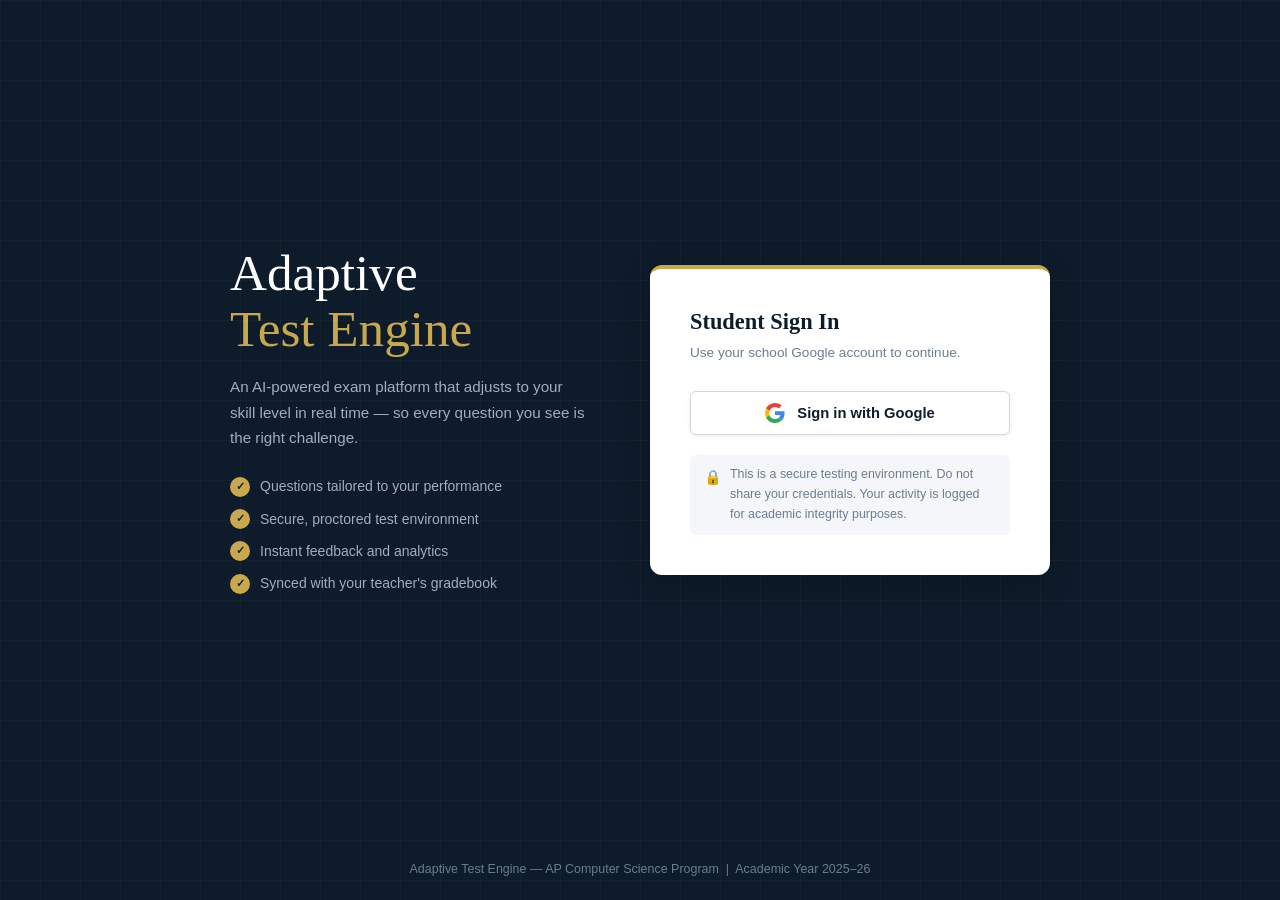
<file: frontend/student/help.html>
<!DOCTYPE html>
<html lang="en">
<head>
  <meta charset="UTF-8" />
  <meta name="viewport" content="width=device-width, initial-scale=1.0" />
  <title>Help Center — Adaptive Test Engine</title>
  <link rel="stylesheet" href="style.css" />
  <script src="auth.js"></script>
  <script>
    // Session guard: bounce to login if no session.
    (function () {
      const session = window.requireSession && window.requireSession();
      if (session && session.student) {
        window.__STUDENT__ = session.student;
      }
    })();
  </script>
</head>
<body class="page-wrapper">

  <!-- Header / navigation — identical to dashboard.html -->
  <header class="site-header">
    <div class="logo">Adaptive <span>Test&nbsp;Engine</span></div>

    <nav class="hide-mobile" aria-label="Main navigation">
      <a href="dashboard.html">Dashboard</a>
      <a href="all_tests.html" data-action="nav-all-tests">All Tests</a>
      <a href="history.html" data-action="nav-history">Test History</a>
      <a href="help.html" class="active" data-action="nav-help">Help</a>
    </nav>

    <div class="user-badge">
      <span class="hide-mobile user-name" data-bind="student-name">Jane Student</span>
      <div class="avatar" data-bind="student-avatar" aria-label="Student avatar">JS</div>
      <button class="btn btn-sm btn-outline" style="color:white;border-color:#6B7C93"
              data-action="logout" onclick="handleLogout()">
        Sign Out
      </button>
    </div>
  </header>

  <main class="main-content">
    <div class="container">

      <!-- Hero -->
      <section class="page-hero">
        <h1>Help Center</h1>
        <p>Everything you need to know about using the Adaptive Test Engine — how it works, common questions, and how to reach your teacher.</p>
      </section>

      <!-- Quick-nav tabs -->
      <nav class="tab-nav" aria-label="Help sections">
        <a href="#how-to-use" class="active">How to use</a>
        <a href="#faq">FAQ</a>
        <a href="#contact">Contact</a>
      </nav>

      <!-- ═══════════════════════════════════════════════
           Section 1 — How to use
      ═══════════════════════════════════════════════ -->
      <section id="how-to-use">
        <div class="section-heading">
          <h2>How to use the Adaptive Test Engine</h2>
          <p>Six quick steps that cover everything from signing in to reviewing your results.</p>
        </div>

        <div class="step-grid">
          <div class="step-card">
            <div class="step-number">1</div>
            <div>
              <h3>Sign in with your school account</h3>
              <p>Use your <strong>@smus.ca</strong> Google account on the sign-in screen. No separate password to remember — one tap of the Google button and you're in.</p>
            </div>
          </div>

          <div class="step-card">
            <div class="step-number">2</div>
            <div>
              <h3>Pick a test from the dashboard</h3>
              <p>The dashboard shows your recommended tests up top. Click any test card to begin, or open <a href="all_tests.html">All Tests</a> to browse the full catalog and filter by status.</p>
            </div>
          </div>

          <div class="step-card">
            <div class="step-number">3</div>
            <div>
              <h3>Read the adaptive difficulty badge</h3>
              <p>Each question is tagged <span class="badge badge-success">Beginner</span>, <span class="badge badge-accent">Intermediate</span>, or <span class="badge badge-danger">Advanced</span>. The engine starts you at your current level and moves up or down based on how you answer.</p>
            </div>
          </div>

          <div class="step-card">
            <div class="step-number">4</div>
            <div>
              <h3>Watch the timer — 30 seconds per question</h3>
              <p>You get <strong>30 seconds</strong> to answer each question. When the timer hits zero, the test auto-submits that question and moves on. There's no penalty for running out — it just counts as "no answer."</p>
            </div>
          </div>

          <div class="step-card">
            <div class="step-number">5</div>
            <div>
              <h3>Follow the difficulty-path dots</h3>
              <p>The row of dots at the bottom of the test shows how your path has adapted: the higher the dot, the harder the question. It's a quick visual of where the engine has taken you so far.</p>
            </div>
          </div>

          <div class="step-card">
            <div class="step-number">6</div>
            <div>
              <h3>Review past results any time</h3>
              <p>Head to <a href="history.html">Test History</a> to see every test you've taken, or open a specific attempt from the <strong>Recent Activity</strong> panel on your dashboard.</p>
            </div>
          </div>
        </div>
      </section>

      <!-- ═══════════════════════════════════════════════
           Section 2 — FAQ
      ═══════════════════════════════════════════════ -->
      <section id="faq">
        <div class="section-heading">
          <h2>Frequently asked questions</h2>
          <p>Tap any question to see the answer.</p>
        </div>

        <div class="accordion">
          <details class="accordion-item">
            <summary>What happens if I run out of time on a question?</summary>
            <div class="accordion-body">
              The question is submitted as "no answer" and counted as incorrect. The test then moves on to the next question automatically — you won't be stuck on one screen.
            </div>
          </details>

          <details class="accordion-item">
            <summary>Can I go back to a previous question?</summary>
            <div class="accordion-body">
              No. Because the engine adapts to each answer you submit, questions are locked in once you move on. This keeps the difficulty calibration fair for everyone.
            </div>
          </details>

          <details class="accordion-item">
            <summary>Why did the difficulty change after my answer?</summary>
            <div class="accordion-body">
              That's the adaptive engine at work. Answer correctly and the next question is harder; miss one and the next is a little easier. The goal is to find the hardest level you can reliably handle.
            </div>
          </details>

          <details class="accordion-item">
            <summary>What does my adaptive level mean?</summary>
            <div class="accordion-body">
              Your adaptive level (1–5) is a running estimate of your skill across the topics you've been tested on. Level 4 means you're consistently answering intermediate-to-advanced questions correctly. It updates after every test.
            </div>
          </details>

          <details class="accordion-item">
            <summary>Can I retake a test?</summary>
            <div class="accordion-body">
              Usually yes, unless your teacher has locked a specific attempt. Each retake generates a fresh question set, and your most recent attempt is the one that shows on the dashboard.
            </div>
          </details>

          <details class="accordion-item">
            <summary>Who can see my results?</summary>
            <div class="accordion-body">
              You and your teacher. Classmates can't see your scores, and aggregate stats shared with the class are always anonymized.
            </div>
          </details>

          <details class="accordion-item">
            <summary>What if the site doesn't work or I see an error?</summary>
            <div class="accordion-body">
              First, try refreshing the page. If you're mid-test, your progress is auto-saved, so you won't lose your answers. If the issue persists, message your teacher using the Contact form below.
            </div>
          </details>

          <details class="accordion-item">
            <summary>What if I accidentally sign out during a test?</summary>
            <div class="accordion-body">
              Don't panic — sign back in and open the same test. Your progress up to the last answered question is saved server-side, and you'll resume right where you left off.
            </div>
          </details>
        </div>
      </section>

      <!-- ═══════════════════════════════════════════════
           Section 3 — Contact
      ═══════════════════════════════════════════════ -->
      <section id="contact">
        <div class="section-heading">
          <h2>Contact your teacher</h2>
          <p>Still need help? Reach out directly and they'll get back to you.</p>
        </div>

        <div class="card">
          <p style="margin-bottom: 20px;">Still need help? Reach out to your teacher directly using the form below.</p>

          <form id="contact-form" onsubmit="sendContactMessage(event)">
            <div class="form-group" style="margin-bottom: 16px;">
              <label for="teacher-name">Teacher's name</label>
              <input type="text" id="teacher-name" name="teacher" placeholder="e.g. Mr. Smith" required />
            </div>

            <div class="form-group" style="margin-bottom: 20px;">
              <label for="student-message">Your message</label>
              <textarea id="student-message" name="message" placeholder="Describe what you need help with…" required></textarea>
            </div>

            <button type="submit" class="btn btn-primary">Send Message</button>
          </form>

          <div class="alert alert-info" style="margin-top: 20px;">
            Your message will be sent to your teacher along with your student info (name, email, and current adaptive level).
          </div>
        </div>
      </section>

    </div>
  </main>

  <footer class="site-footer">
    Adaptive Test Engine &mdash; AP Computer Science Program &nbsp;|&nbsp; Academic Year 2025–26
  </footer>

  <script>
    function handleLogout() {
      if (confirm('Are you sure you want to sign out?')) {
        (window.clearSession || sessionStorage.clear.bind(sessionStorage))();
        window.location.href = 'index.html';
      }
    }

    (function populateStudent() {
      const s = window.__STUDENT__;
      if (!s) return;
      const setText = (sel, value) => {
        document.querySelectorAll(sel).forEach(el => { if (value) el.textContent = value; });
      };
      setText('[data-bind="student-name"]', s.name);
      const avatarEl = document.querySelector('[data-bind="student-avatar"]');
      if (avatarEl && s.name) {
        const initials = s.name.split(' ').map(p => p[0]).slice(0, 2).join('').toUpperCase();
        avatarEl.textContent = initials;
      }
    })();

    // Highlight the active tab based on which section is in view.
    const tabLinks = document.querySelectorAll('.tab-nav a');
    const sections = ['how-to-use', 'faq', 'contact']
      .map(id => document.getElementById(id))
      .filter(Boolean);
    function setActiveTab(id) {
      tabLinks.forEach(a => {
        a.classList.toggle('active', a.getAttribute('href') === '#' + id);
      });
    }
    if ('IntersectionObserver' in window) {
      const io = new IntersectionObserver(entries => {
        const visible = entries.filter(e => e.isIntersecting)
          .sort((a, b) => b.intersectionRatio - a.intersectionRatio)[0];
        if (visible) setActiveTab(visible.target.id);
      }, { rootMargin: '-30% 0px -55% 0px', threshold: [0, 0.25, 0.5, 0.75, 1] });
      sections.forEach(s => io.observe(s));
    }

    /**
     * sendContactMessage(event)
     * ─────────────────────────────────────────────
     * TODO(Integration team): wire this up to the real API.
     *   Endpoint: POST /api/help/contact
     *   Body:     { teacherName, message, studentId, studentEmail, adaptiveLevel }
     *   On success: clear the form and show a success .alert.alert-info.
     *   On error:   show an .alert.alert-danger with the server message.
     * For now this is a client-only stub — it just shows a confirmation.
     */
    function sendContactMessage(event) {
      event.preventDefault();
      const teacher = document.getElementById('teacher-name').value.trim();
      const message = document.getElementById('student-message').value.trim();
      if (!teacher || !message) return;
      console.log('[Help] contact stub', { teacher, message, student: window.__STUDENT__ || null });
      alert(`Thanks! Your message to ${teacher} has been queued.\n\n(This is a placeholder — the Integration team will wire it to the real API.)`);
      document.getElementById('contact-form').reset();
    }
  </script>

</body>
</html>
</file>
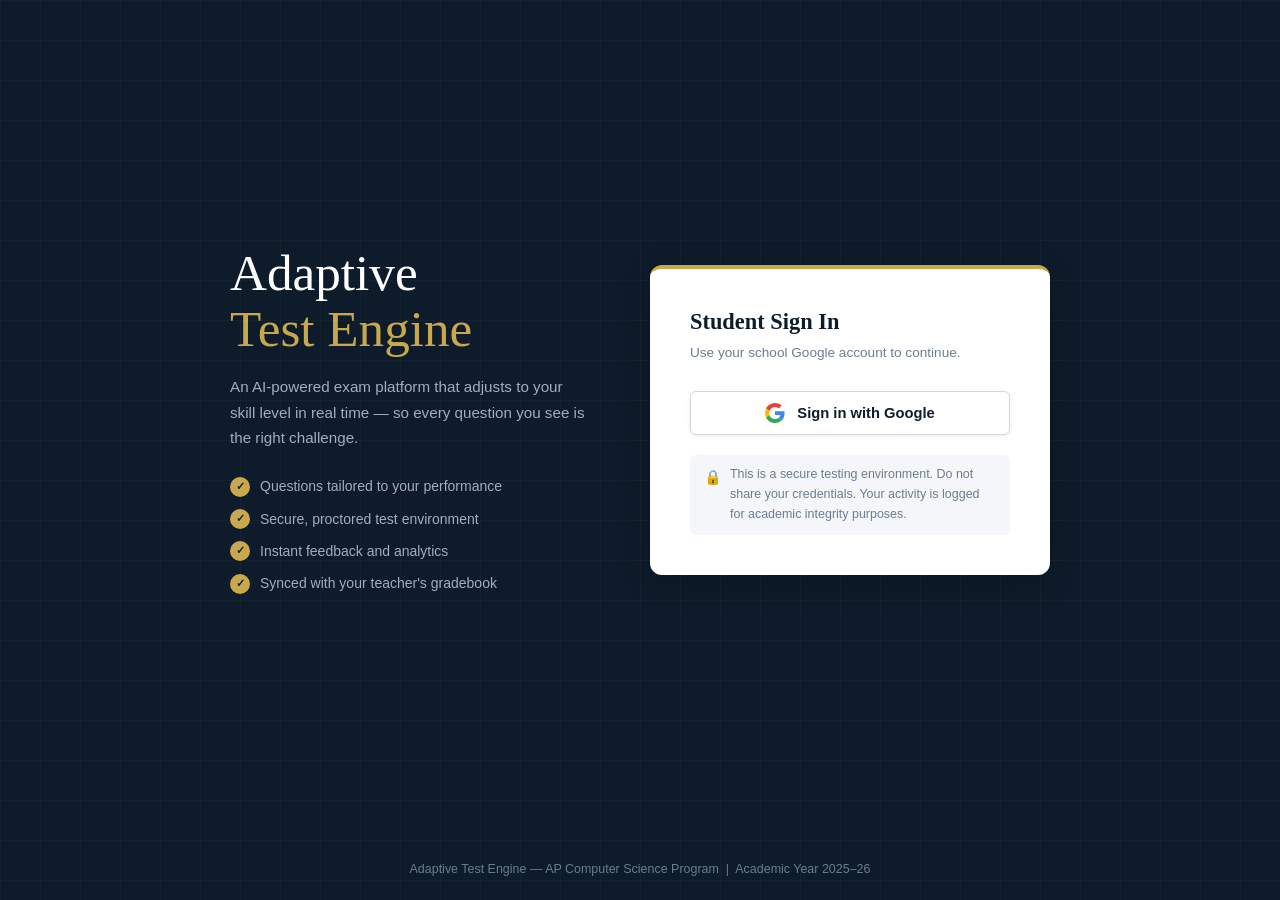
<file: frontend/student/history.html>
<!DOCTYPE html>
<html lang="en">
<head>
  <meta charset="UTF-8" />
  <meta name="viewport" content="width=device-width, initial-scale=1.0" />
  <title>Test History — Adaptive Test Engine</title>
  <link rel="stylesheet" href="style.css" />
  <script src="auth.js"></script>
  <script>
    // Session guard: bounce to login if no session.
    (function () {
      const session = window.requireSession && window.requireSession();
      if (session && session.student) {
        window.__STUDENT__ = session.student;
      }
    })();
  </script>

  <style>
    .page-wrapper { display: flex; flex-direction: column; min-height: 100vh; }
    .main-content { flex: 1; padding: 36px 0 60px; }

    .section-heading {
      display: flex;
      align-items: baseline;
      justify-content: space-between;
      margin-bottom: 18px;
      flex-wrap: wrap;
      gap: 12px;
    }
    .section-heading h2 { font-size: 1.3rem; }
    .section-heading a { font-size: 0.82rem; color: var(--slate); }
    .section-heading a:hover { color: var(--navy); }

    .history-list { display: flex; flex-direction: column; gap: 12px; }

    .history-row {
      background: var(--white);
      border: 1px solid var(--border);
      border-radius: var(--radius-lg);
      padding: 18px 22px;
      display: grid;
      grid-template-columns: 1fr auto;
      gap: 16px;
      align-items: center;
      box-shadow: var(--shadow-sm);
    }
    .history-row h3 {
      font-size: 1rem;
      color: var(--navy);
      margin-bottom: 8px;
    }
    .history-meta {
      display: flex;
      flex-wrap: wrap;
      gap: 18px;
      font-size: 0.82rem;
      color: var(--slate);
    }
    .history-meta span strong { color: var(--navy); font-weight: 600; }

    .empty-state {
      text-align: center;
      padding: 48px 24px;
    }
    .empty-state h3 { color: var(--navy); margin-bottom: 8px; font-size: 1.1rem; }
    .empty-state p  { margin-bottom: 18px; }

    @media (max-width: 640px) {
      .history-row { grid-template-columns: 1fr; }
    }
  </style>
</head>
<body class="page-wrapper">

  <header class="site-header">
    <div class="logo">Adaptive <span>Test&nbsp;Engine</span></div>

    <nav class="hide-mobile" aria-label="Main navigation">
      <a href="dashboard.html">Dashboard</a>
      <a href="all_tests.html" data-action="nav-all-tests">All Tests</a>
      <a href="history.html" class="active">Test History</a>
      <a href="help.html" data-action="nav-help">Help</a>
    </nav>

    <div class="user-badge">
      <span class="hide-mobile user-name" data-bind="student-name">Jane Student</span>
      <div class="avatar" data-bind="student-avatar" aria-label="Student avatar">JS</div>
      <button class="btn btn-sm btn-outline" style="color:white;border-color:#6B7C93"
              data-action="logout" onclick="handleLogout()">
        Sign Out
      </button>
    </div>
  </header>

  <main class="main-content">
    <div class="container">

      <div class="section-heading">
        <h2>Test History</h2>
        <a href="dashboard.html">← Back to Dashboard</a>
      </div>

      <div id="history-list" class="history-list"></div>

    </div>
  </main>

  <footer class="site-footer">
    Adaptive Test Engine &mdash; AP Computer Science Program &nbsp;|&nbsp; Academic Year 2025–26
  </footer>

  <script>
    function handleLogout() {
      if (confirm('Are you sure you want to sign out?')) {
        (window.clearSession || sessionStorage.clear.bind(sessionStorage))();
        window.location.href = 'index.html';
      }
    }

    // TODO(DB team — Michael C. / Marwan / Jason): replace this sessionStorage
    // read with GET /api/results/history?studentId={id} to pull the student's
    // full attempt log from the backend.
    function loadHistory() {
      try {
        const raw = sessionStorage.getItem('testHistory');
        if (!raw) return [];
        const parsed = JSON.parse(raw);
        return Array.isArray(parsed) ? parsed : [];
      } catch (_) {
        return [];
      }
    }

    function renderHistory() {
      const container = document.getElementById('history-list');
      const history = loadHistory();

      if (!history.length) {
        container.innerHTML = `
          <div class="card empty-state">
            <h3>No tests yet</h3>
            <p>You haven't taken any tests yet. Go to the Dashboard to start one.</p>
            <a href="dashboard.html" class="btn btn-primary">Go to Dashboard →</a>
          </div>
        `;
        return;
      }

      const rows = [...history].reverse().map(entry => {
        const correct = entry.correctCount ?? 0;
        const total = entry.totalQuestions ?? 0;
        const score = entry.score ?? 0;
        const level = entry.finalDifficulty ?? '—';
        const subject = entry.subject || entry.testName || 'Test';
        const date = entry.date || '—';
        const id = encodeURIComponent(entry.testId || '');
        return `
          <div class="history-row" data-history-id="${entry.testId || ''}">
            <div>
              <h3>${subject}</h3>
              <div class="history-meta">
                <span><strong>Date:</strong> ${date}</span>
                <span><strong>Score:</strong> ${correct}/${total} — ${score}%</span>
                <span><strong>Final Difficulty:</strong> Level ${level}</span>
              </div>
            </div>
            <a href="results.html?testId=${id}" class="btn btn-primary btn-sm">View</a>
          </div>
        `;
      }).join('');

      container.innerHTML = rows;
    }

    (function populateStudent() {
      const s = window.__STUDENT__;
      if (!s) return;
      const setText = (sel, value) => {
        document.querySelectorAll(sel).forEach(el => { if (value) el.textContent = value; });
      };
      setText('[data-bind="student-name"]', s.name);
      const avatar = document.querySelector('[data-bind="student-avatar"]');
      if (avatar && s.name) {
        avatar.textContent = s.name.split(' ').map(p => p[0]).slice(0, 2).join('').toUpperCase();
      }
    })();

    renderHistory();
  </script>

</body>
</html>
</file>
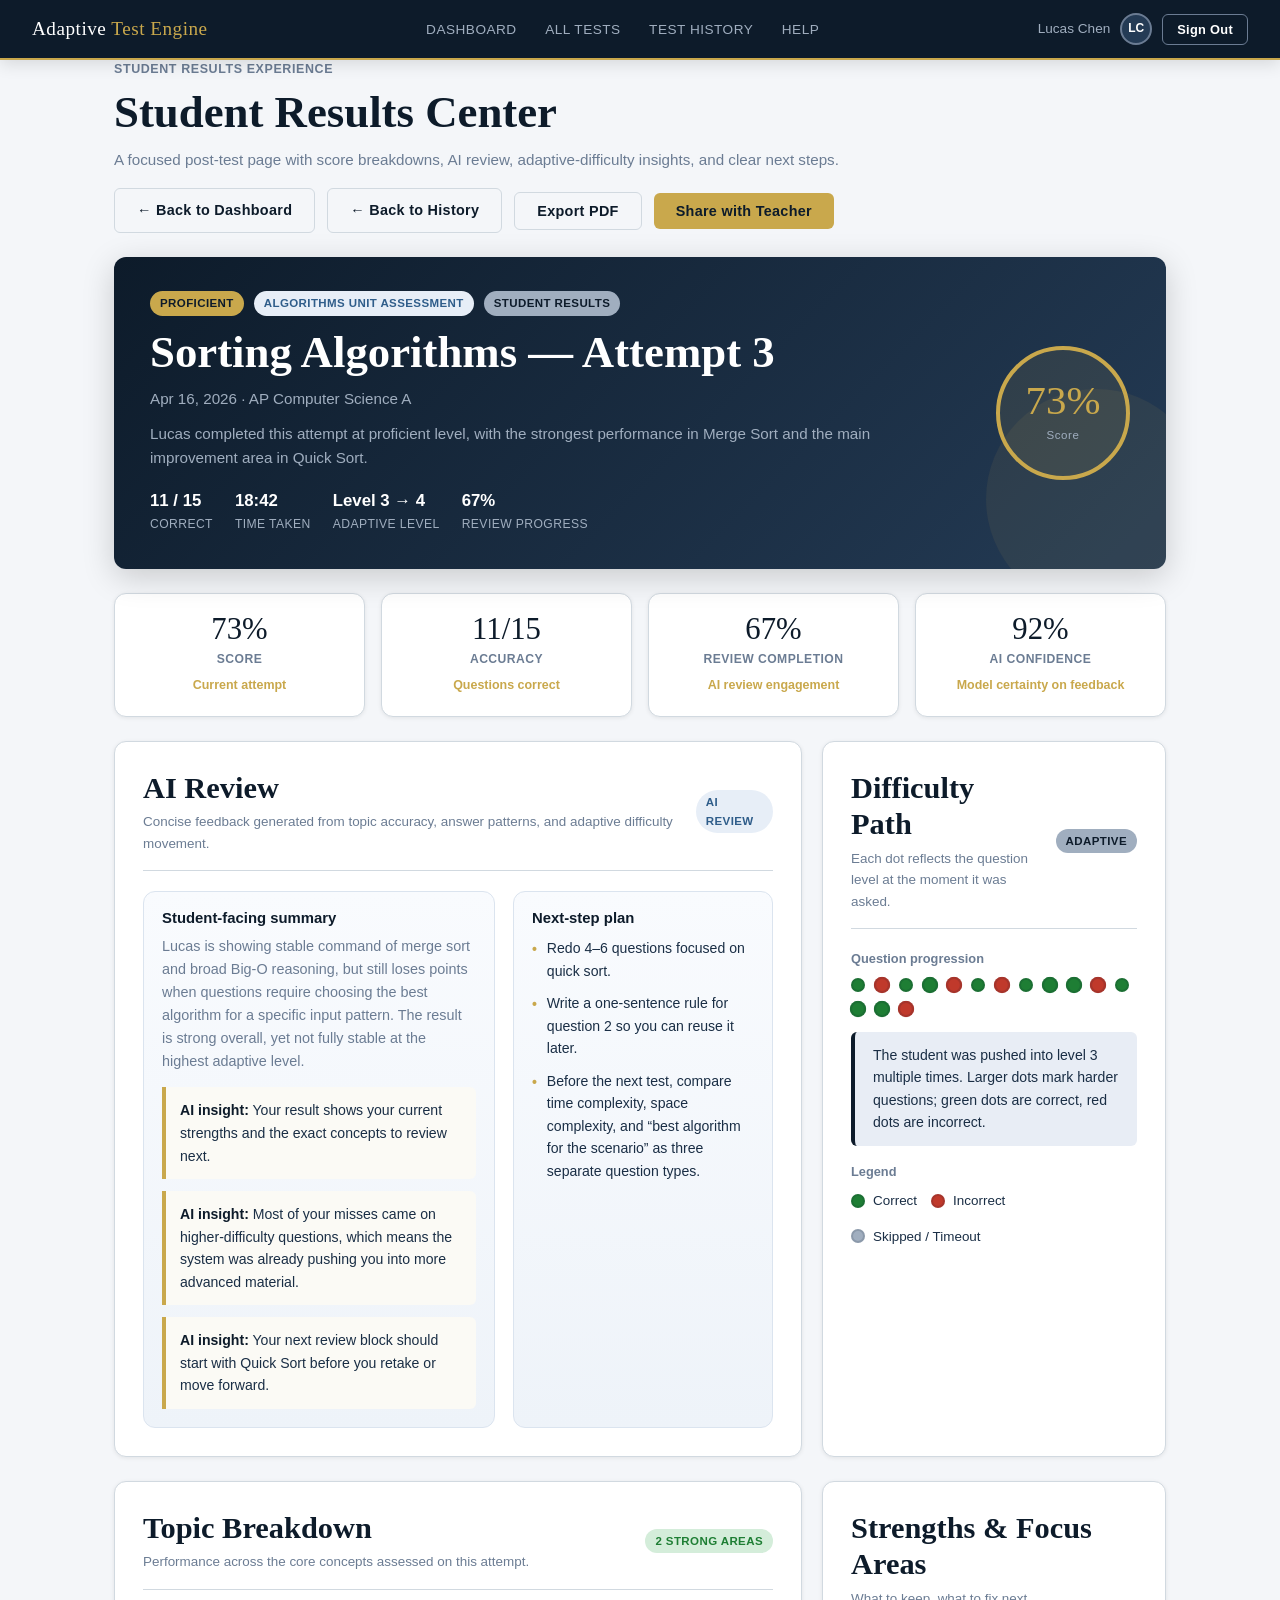
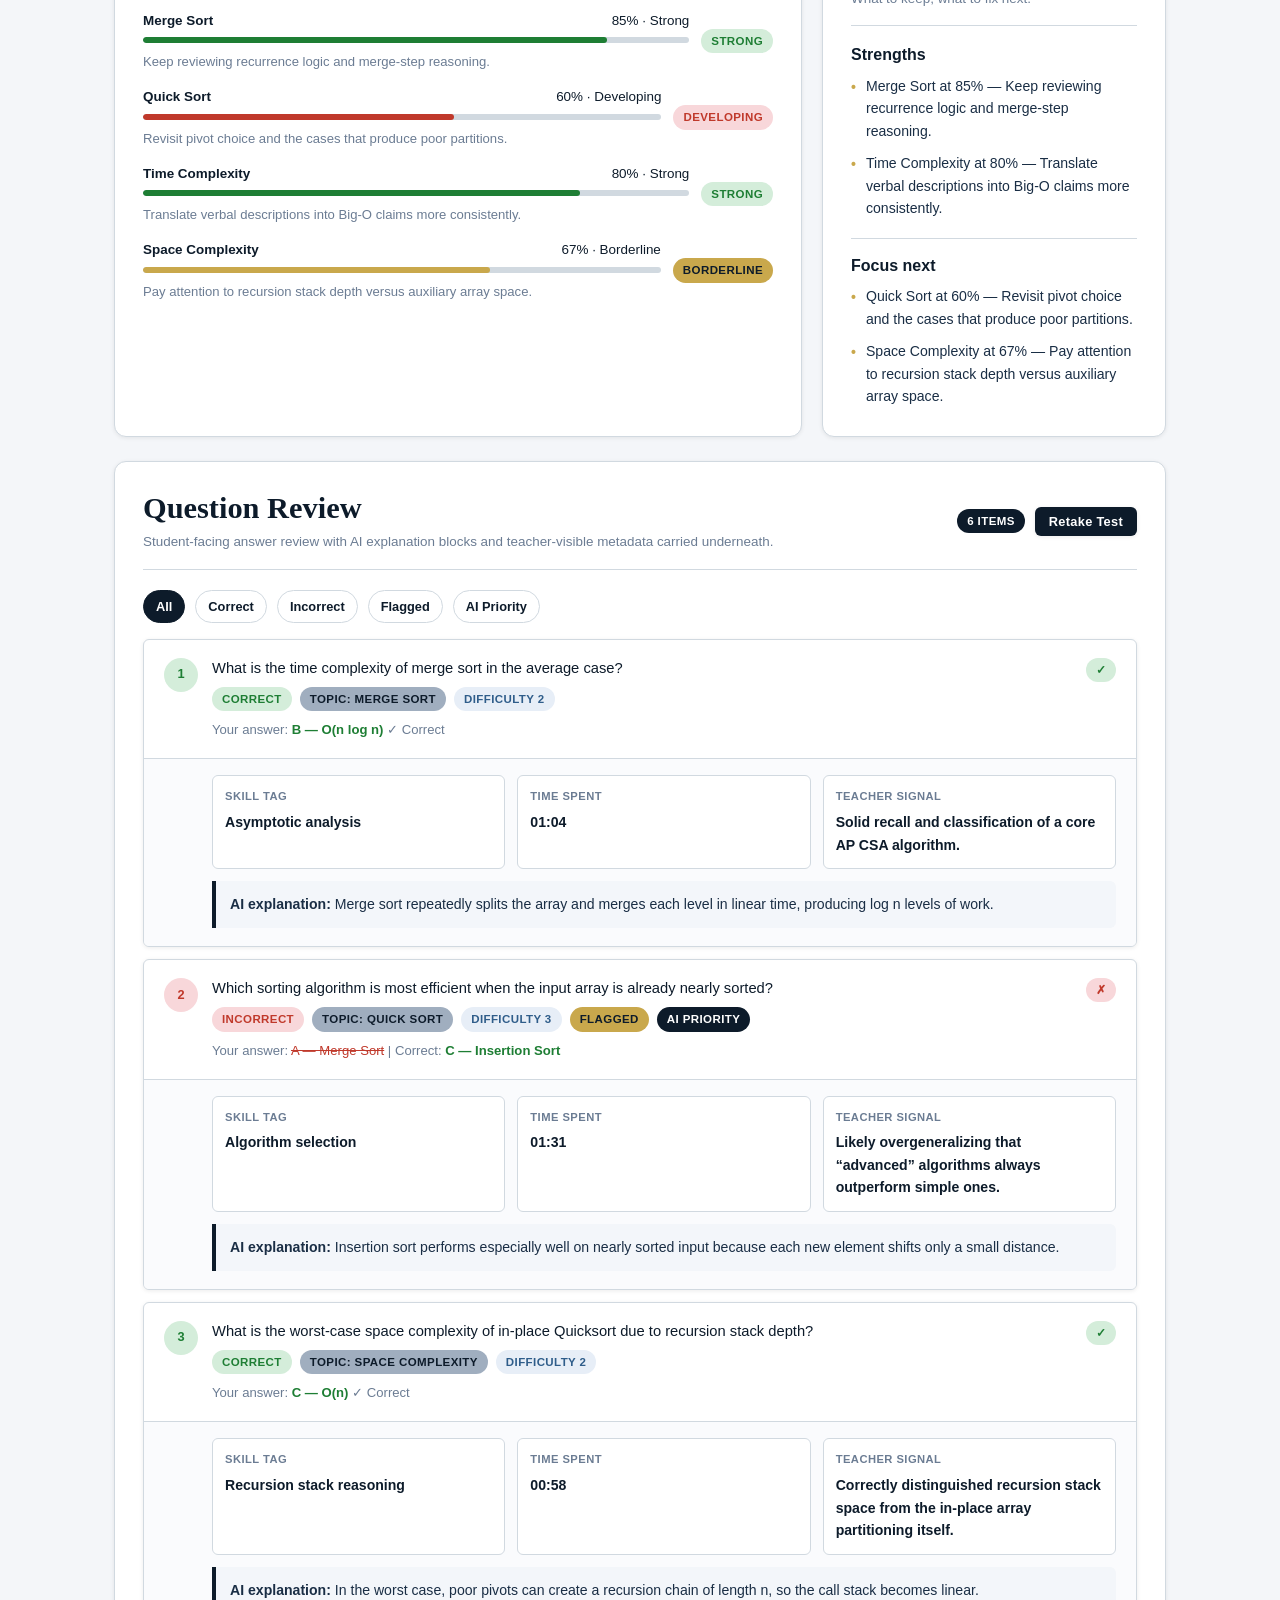
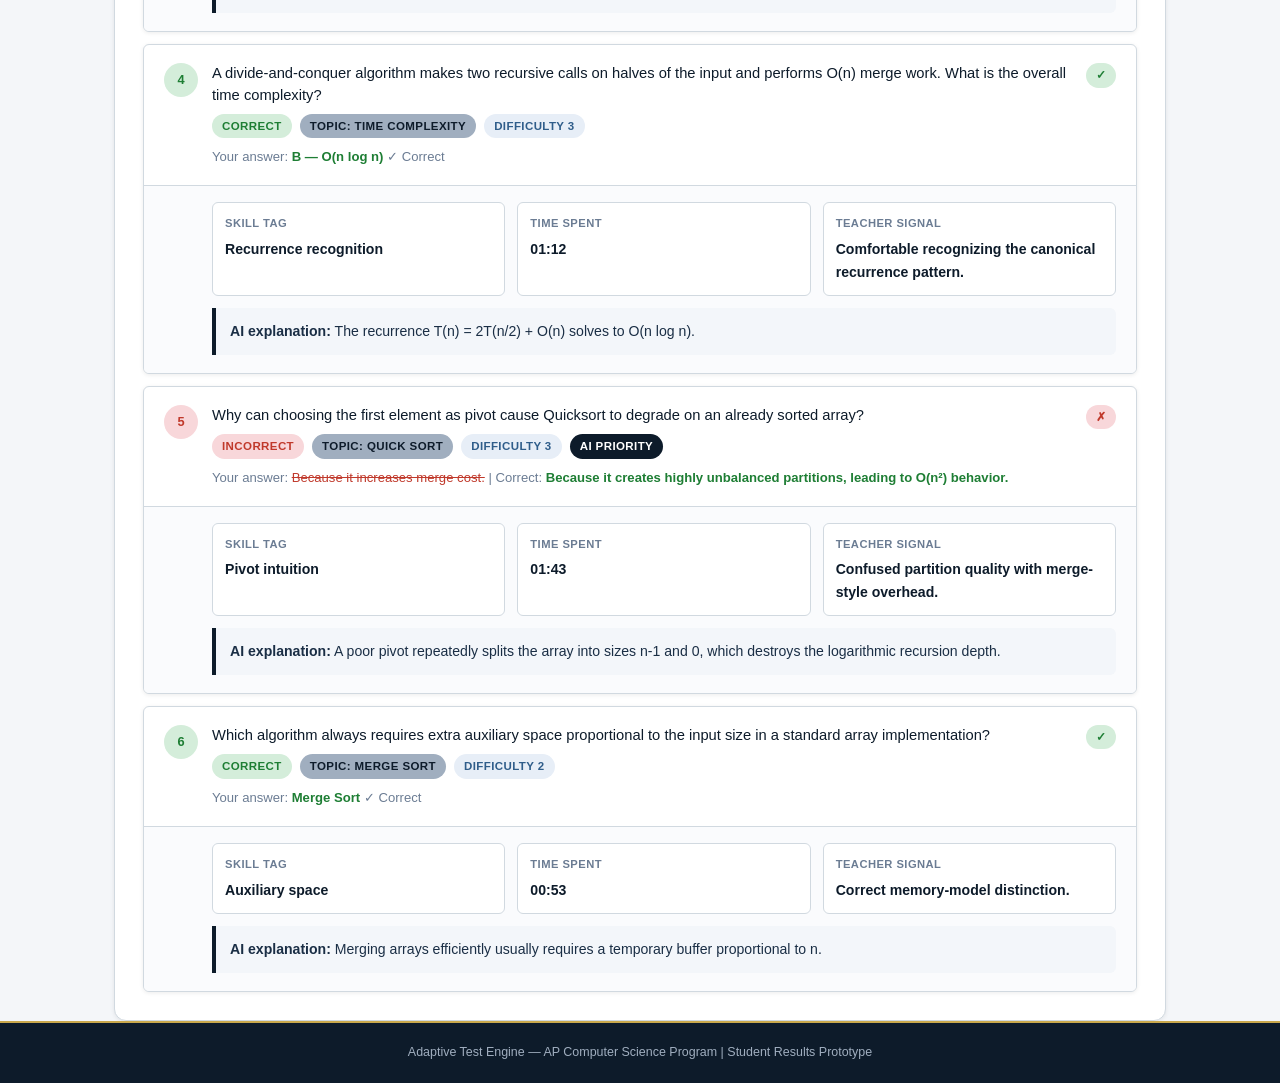
<file: frontend/student/results.html>
<!DOCTYPE html>
<html lang="en">
<head>
  <meta charset="UTF-8" />
  <meta name="viewport" content="width=device-width, initial-scale=1.0" />
  <title>Student Results — Adaptive Test Engine</title>
  <style>
    :root {
      --navy: #0D1B2A;
      --navy-mid: #1A2E45;
      --navy-light: #243B55;
      --slate: #6B7C93;
      --slate-light: #A0AEBF;
      --white: #FFFFFF;
      --off-white: #F4F6F9;
      --accent: #C9A84C;
      --danger: #C0392B;
      --success: #1E7E34;
      --border: #D1D9E0;
      --info: #2F5D8A;
      --ease: cubic-bezier(0.25, 0.8, 0.25, 1);
      --radius: 6px;
      --radius-lg: 12px;
      --shadow-sm: 0 1px 4px rgba(0,0,0,0.08);
      --shadow-md: 0 4px 16px rgba(0,0,0,0.12);
      --shadow-lg: 0 8px 32px rgba(0,0,0,0.18);
      --font-display: 'DM Serif Display', Georgia, serif;
      --font-body: 'IBM Plex Sans', 'Segoe UI', sans-serif;
      --font-mono: 'IBM Plex Mono', 'Courier New', monospace;
    }

    @import url('https://fonts.googleapis.com/css2?family=DM+Serif+Display&family=IBM+Plex+Sans:wght@300;400;500;600;700&family=IBM+Plex+Mono:wght@400;500&display=swap');

    *, *::before, *::after { box-sizing: border-box; margin: 0; padding: 0; }
    html { scroll-behavior: smooth; }
    body {
      font-family: var(--font-body);
      background: var(--off-white);
      color: var(--navy);
      line-height: 1.6;
      min-height: 100vh;
    }

    h1, h2, h3, h4 {
      font-family: var(--font-display);
      line-height: 1.15;
      color: var(--navy);
    }
    h1 { font-size: clamp(1.9rem, 4vw, 2.8rem); }
    h2 { font-size: clamp(1.25rem, 2.3vw, 1.75rem); }
    h3 { font-size: 1.12rem; }
    h4 { font-size: 1rem; }
    p { color: var(--slate); font-size: 0.95rem; }
    a { color: var(--navy-light); text-decoration: none; }
    a:hover { color: var(--accent); }

    .page-wrapper {
      display: flex;
      flex-direction: column;
      min-height: 100vh;
    }

    .site-header {
      background: var(--navy);
      border-bottom: 2px solid var(--accent);
      padding: 0 32px;
      height: 64px;
      display: flex;
      align-items: center;
      justify-content: space-between;
      position: sticky;
      top: 0;
      z-index: 100;
      box-shadow: var(--shadow-md);
    }

    .logo {
      font-family: var(--font-display);
      color: var(--white);
      font-size: 1.2rem;
      letter-spacing: 0.4px;
    }
    .logo span { color: var(--accent); }

    .container {
      max-width: 1220px;
      margin: 0 auto;
      padding: 34px 24px 60px;
      width: 100%;
    }

    .toolbar {
      display: flex;
      justify-content: space-between;
      gap: 16px;
      align-items: center;
      margin-bottom: 24px;
      flex-wrap: wrap;
    }

    .eyebrow {
      font-size: 0.78rem;
      letter-spacing: 0.6px;
      text-transform: uppercase;
      color: var(--slate);
      font-weight: 700;
      margin-bottom: 6px;
    }

    .view-switcher {
      display: inline-flex;
      align-items: center;
      gap: 6px;
      padding: 6px;
      border: 1px solid var(--border);
      border-radius: 999px;
      background: var(--white);
      box-shadow: var(--shadow-sm);
    }
    .view-switcher button {
      border: none;
      background: transparent;
      color: var(--slate);
      font-family: var(--font-body);
      font-size: 0.84rem;
      font-weight: 700;
      padding: 9px 16px;
      border-radius: 999px;
      cursor: pointer;
      transition: all 0.18s var(--ease);
    }
    .view-switcher button.active {
      background: var(--navy);
      color: var(--white);
      box-shadow: var(--shadow-sm);
    }

    .btn {
      display: inline-flex;
      align-items: center;
      justify-content: center;
      gap: 8px;
      border: none;
      border-radius: var(--radius);
      padding: 10px 18px;
      font-size: 0.9rem;
      font-weight: 700;
      cursor: pointer;
      transition: all 0.18s var(--ease);
      font-family: var(--font-body);
    }
    .btn-primary {
      background: var(--navy);
      color: var(--white);
      box-shadow: var(--shadow-sm);
    }
    .btn-primary:hover { background: var(--navy-light); transform: translateY(-1px); }
    .btn-accent {
      background: var(--accent);
      color: var(--navy);
    }
    .btn-accent:hover { filter: brightness(1.05); transform: translateY(-1px); }
    .btn-outline {
      background: transparent;
      color: var(--navy);
      border: 1.5px solid var(--border);
    }
    .btn-outline:hover { border-color: var(--navy); background: var(--white); }
    .btn-sm { padding: 8px 12px; font-size: 0.8rem; }

    .badge {
      display: inline-flex;
      align-items: center;
      gap: 6px;
      padding: 4px 10px;
      border-radius: 999px;
      font-size: 0.72rem;
      font-weight: 700;
      letter-spacing: 0.35px;
      text-transform: uppercase;
    }
    .badge-accent { background: var(--accent); color: var(--navy); }
    .badge-success { background: #d4edda; color: var(--success); }
    .badge-danger { background: #f8d7da; color: var(--danger); }
    .badge-slate { background: #e6ebf0; color: var(--navy); }
    .badge-info { background: #e7eef7; color: var(--info); }
    .badge-navy { background: var(--navy); color: var(--white); }

    .score-hero {
      background: linear-gradient(135deg, var(--navy) 0%, var(--navy-light) 100%);
      color: var(--white);
      border-radius: var(--radius-lg);
      padding: 34px 36px;
      box-shadow: var(--shadow-lg);
      display: grid;
      grid-template-columns: minmax(0, 1fr) auto;
      gap: 24px;
      align-items: center;
      margin-bottom: 24px;
      position: relative;
      overflow: hidden;
    }
    .score-hero::after {
      content: '';
      position: absolute;
      right: -40px;
      bottom: -40px;
      width: 220px;
      height: 220px;
      background: rgba(201,168,76,0.08);
      border-radius: 50%;
      pointer-events: none;
    }
    .score-hero h1 { color: var(--white); margin-bottom: 8px; }
    .score-hero p, .score-hero .meta, .score-hero .muted { color: var(--slate-light); }
    .hero-topline {
      display: flex;
      align-items: center;
      gap: 10px;
      flex-wrap: wrap;
      margin-bottom: 10px;
    }
    .hero-metrics {
      display: flex;
      flex-wrap: wrap;
      gap: 22px;
      margin-top: 18px;
    }
    .hero-metric-value {
      color: var(--white);
      font-weight: 700;
      font-size: 1.05rem;
    }
    .hero-metric-label {
      color: var(--slate-light);
      font-size: 0.76rem;
      text-transform: uppercase;
      letter-spacing: 0.4px;
    }

    .score-circle {
      width: 134px;
      height: 134px;
      border-radius: 50%;
      border: 4px solid var(--accent);
      display: flex;
      align-items: center;
      justify-content: center;
      flex-direction: column;
      background: rgba(201,168,76,0.10);
      position: relative;
      z-index: 1;
    }
    .score-pct {
      font-family: var(--font-display);
      font-size: 2.55rem;
      color: var(--accent);
      line-height: 1;
    }
    .score-label {
      color: var(--slate-light);
      font-size: 0.72rem;
      letter-spacing: 0.55px;
      margin-top: 4px;
    }

    .stats-grid {
      display: grid;
      grid-template-columns: repeat(auto-fit, minmax(180px, 1fr));
      gap: 16px;
      margin-bottom: 24px;
    }
    .stat-card,
    .card {
      background: var(--white);
      border: 1px solid var(--border);
      border-radius: var(--radius-lg);
      box-shadow: var(--shadow-sm);
    }
    .stat-card {
      padding: 20px;
      text-align: center;
    }
    .stat-value {
      font-family: var(--font-display);
      font-size: 1.92rem;
      color: var(--navy);
      line-height: 1;
      margin-bottom: 6px;
    }
    .stat-label {
      font-size: 0.76rem;
      letter-spacing: 0.45px;
      text-transform: uppercase;
      color: var(--slate);
      font-weight: 700;
    }
    .stat-sub {
      font-size: 0.78rem;
      color: var(--accent);
      margin-top: 6px;
      font-weight: 700;
    }

    .section-grid {
      display: grid;
      grid-template-columns: 2fr 1fr;
      gap: 20px;
      margin-bottom: 24px;
    }

    .card {
      padding: 24px;
    }
    .card-header {
      display: flex;
      align-items: flex-start;
      justify-content: space-between;
      gap: 14px;
      margin-bottom: 18px;
      border-bottom: 1px solid var(--border);
      padding-bottom: 14px;
    }
    .card-title-block p {
      font-size: 0.84rem;
      margin-top: 5px;
    }

    .ai-summary {
      display: grid;
      grid-template-columns: 1.15fr 0.85fr;
      gap: 18px;
    }
    .ai-box {
      background: linear-gradient(180deg, #f9fbfe 0%, #eef3f9 100%);
      border: 1px solid #dbe4ef;
      border-radius: var(--radius-lg);
      padding: 18px;
    }
    .ai-box h4 {
      margin-bottom: 8px;
      font-family: var(--font-body);
      font-size: 0.93rem;
      font-weight: 700;
      color: var(--navy);
    }
    .ai-box p { font-size: 0.9rem; }

    .callout-list {
      display: grid;
      gap: 12px;
      margin-top: 14px;
    }
    .callout {
      border-left: 4px solid var(--accent);
      background: #fbfaf5;
      padding: 12px 14px;
      border-radius: 0 var(--radius) var(--radius) 0;
      font-size: 0.88rem;
      color: var(--navy-mid);
    }
    .callout strong { color: var(--navy); }

    .mini-list {
      list-style: none;
      display: grid;
      gap: 10px;
      margin-top: 10px;
    }
    .mini-list li {
      display: flex;
      align-items: flex-start;
      gap: 10px;
      font-size: 0.88rem;
      color: var(--navy-mid);
    }
    .mini-list li::before {
      content: '•';
      color: var(--accent);
      font-weight: 700;
      margin-top: 1px;
    }

    .topic-list {
      display: grid;
      gap: 14px;
    }
    .topic-row {
      display: grid;
      grid-template-columns: minmax(0, 1fr) auto;
      gap: 12px;
      align-items: center;
    }
    .topic-meta {
      display: flex;
      justify-content: space-between;
      font-size: 0.84rem;
      margin-bottom: 6px;
      gap: 12px;
    }
    .topic-meta strong { color: var(--navy); }

    .progress-bar-track {
      background: var(--border);
      border-radius: 999px;
      height: 8px;
      overflow: hidden;
    }
    .progress-bar-fill {
      height: 100%;
      background: var(--navy);
      border-radius: 999px;
      transition: width 0.3s var(--ease);
    }
    .progress-bar-fill.accent { background: var(--accent); }
    .progress-bar-fill.success { background: var(--success); }
    .progress-bar-fill.danger { background: var(--danger); }

    .difficulty-strip {
      display: flex;
      align-items: center;
      gap: 10px;
      flex-wrap: wrap;
      margin-top: 8px;
    }
    .difficulty-dot {
      width: 14px;
      height: 14px;
      border-radius: 50%;
      position: relative;
      border: 2px solid rgba(13, 27, 42, 0.14);
      flex-shrink: 0;
    }
    .difficulty-dot.correct { background: var(--success); }
    .difficulty-dot.wrong { background: var(--danger); }
    .difficulty-dot.skipped { background: var(--slate-light); }
    .difficulty-dot[data-level="1"] { transform: scale(0.82); }
    .difficulty-dot[data-level="2"] { transform: scale(1); }
    .difficulty-dot[data-level="3"] { transform: scale(1.18); }

    .filter-row {
      display: flex;
      gap: 10px;
      flex-wrap: wrap;
      margin-bottom: 16px;
    }
    .chip {
      border: 1px solid var(--border);
      background: var(--white);
      color: var(--navy);
      padding: 8px 12px;
      border-radius: 999px;
      font-size: 0.8rem;
      font-weight: 700;
      cursor: pointer;
      transition: all 0.16s var(--ease);
    }
    .chip.active,
    .chip:hover {
      background: var(--navy);
      color: var(--white);
      border-color: var(--navy);
    }

    .review-list {
      display: grid;
      gap: 12px;
    }
    .review-item {
      background: var(--white);
      border: 1px solid var(--border);
      border-radius: var(--radius);
      box-shadow: var(--shadow-sm);
      overflow: hidden;
    }
    .review-summary {
      display: grid;
      grid-template-columns: auto minmax(0, 1fr) auto;
      gap: 14px;
      padding: 18px 20px;
      align-items: start;
    }
    .review-num {
      width: 34px;
      height: 34px;
      border-radius: 50%;
      display: flex;
      align-items: center;
      justify-content: center;
      font-size: 0.8rem;
      font-weight: 700;
      flex-shrink: 0;
    }
    .review-num.correct { background: #d4edda; color: var(--success); }
    .review-num.wrong { background: #f8d7da; color: var(--danger); }
    .review-num.skipped { background: #edf1f5; color: var(--slate); }
    .review-question { font-size: 0.92rem; color: var(--navy); line-height: 1.45; }
    .review-meta {
      display: flex;
      gap: 8px;
      flex-wrap: wrap;
      margin-top: 8px;
    }
    .review-answer {
      font-size: 0.82rem;
      color: var(--slate);
      margin-top: 8px;
    }
    .review-answer strong { color: var(--success); }
    .review-answer .wrong-choice { color: var(--danger); text-decoration: line-through; }
    .review-details {
      border-top: 1px solid var(--border);
      padding: 16px 20px 18px 68px;
      background: #fafbfd;
      display: grid;
      gap: 12px;
    }
    .detail-grid {
      display: grid;
      grid-template-columns: repeat(3, minmax(0, 1fr));
      gap: 12px;
    }
    .detail-cell {
      background: var(--white);
      border: 1px solid var(--border);
      border-radius: var(--radius);
      padding: 12px;
    }
    .detail-cell .kicker {
      color: var(--slate);
      text-transform: uppercase;
      letter-spacing: 0.45px;
      font-size: 0.7rem;
      font-weight: 700;
      margin-bottom: 5px;
    }
    .detail-cell .value {
      font-size: 0.88rem;
      color: var(--navy);
      font-weight: 700;
    }
    .explanation-box {
      background: #f3f6fa;
      border-left: 4px solid var(--navy);
      border-radius: 0 var(--radius) var(--radius) 0;
      padding: 12px 14px;
      font-size: 0.88rem;
      color: var(--navy-mid);
    }

    .teacher-panel,
    .student-panel {
      display: none;
    }
    .panel-visible {
      display: block;
    }

    .teacher-grid {
      display: grid;
      grid-template-columns: 1.2fr 0.8fr;
      gap: 20px;
      margin-bottom: 24px;
    }

    .comparison-grid {
      display: grid;
      grid-template-columns: repeat(3, minmax(0, 1fr));
      gap: 14px;
      margin-top: 8px;
    }

    .comparison-card {
      background: #f9fbfd;
      border: 1px solid var(--border);
      border-radius: var(--radius);
      padding: 14px;
    }
    .comparison-card .label {
      font-size: 0.72rem;
      text-transform: uppercase;
      letter-spacing: 0.45px;
      color: var(--slate);
      font-weight: 700;
      margin-bottom: 6px;
    }
    .comparison-card .value {
      font-family: var(--font-display);
      font-size: 1.5rem;
      line-height: 1;
      color: var(--navy);
    }
    .comparison-card .delta {
      font-size: 0.8rem;
      margin-top: 7px;
      font-weight: 700;
    }
    .delta.good { color: var(--success); }
    .delta.warn { color: #926d12; }
    .delta.bad { color: var(--danger); }

    .table-card {
      padding: 0;
      overflow: hidden;
    }
    table {
      width: 100%;
      border-collapse: collapse;
      font-size: 0.88rem;
    }
    thead tr {
      background: var(--navy);
      color: var(--white);
    }
    thead th {
      padding: 12px 16px;
      text-align: left;
      font-size: 0.75rem;
      text-transform: uppercase;
      letter-spacing: 0.45px;
    }
    tbody td {
      padding: 13px 16px;
      border-bottom: 1px solid var(--border);
      color: var(--navy);
      vertical-align: top;
    }
    tbody tr:hover { background: var(--off-white); }
    .secondary { color: var(--slate); }

    .teacher-notes {
      display: grid;
      gap: 12px;
      margin-top: 8px;
    }
    .note-box {
      background: #fbfcfe;
      border: 1px solid var(--border);
      border-radius: var(--radius);
      padding: 14px;
    }
    .note-box textarea {
      width: 100%;
      min-height: 112px;
      border: 1.5px solid var(--border);
      border-radius: var(--radius);
      padding: 12px 14px;
      resize: vertical;
      font-family: var(--font-body);
      font-size: 0.9rem;
      color: var(--navy);
      outline: none;
    }
    .note-box textarea:focus {
      border-color: var(--navy);
      box-shadow: 0 0 0 3px rgba(13, 27, 42, 0.10);
    }

    .alert {
      padding: 12px 16px;
      border-radius: var(--radius);
      font-size: 0.88rem;
      border-left: 4px solid;
    }
    .alert-info { background: #e8edf5; border-color: var(--navy); color: var(--navy-mid); }
    .alert-warning { background: #fef9e7; border-color: var(--accent); color: #7d6009; }

    .footer {
      margin-top: auto;
      background: var(--navy);
      color: var(--slate-light);
      text-align: center;
      padding: 20px;
      font-size: 0.78rem;
      border-top: 2px solid var(--accent);
    }

    .hidden { display: none !important; }

    @media (max-width: 1050px) {
      .section-grid,
      .teacher-grid,
      .ai-summary {
        grid-template-columns: 1fr;
      }
    }

    @media (max-width: 820px) {
      .site-header {
        height: auto;
        padding: 14px 16px;
        flex-wrap: wrap;
        row-gap: 10px;
      }
      .toolbar { align-items: stretch; }
      .comparison-grid,
      .detail-grid {
        grid-template-columns: 1fr;
      }
      .score-hero {
        grid-template-columns: 1fr;
        text-align: center;
        padding: 28px 22px;
      }
      .score-circle { margin: 0 auto; }
    }

    @media (max-width: 640px) {
      .container { padding: 22px 16px 44px; }
      .review-summary {
        grid-template-columns: auto 1fr;
      }
      .review-summary > :last-child {
        grid-column: 1 / -1;
      }
      .review-details {
        padding: 16px;
      }
      .stats-grid {
        grid-template-columns: 1fr 1fr;
      }
    }

    @media (max-width: 480px) {
      .stats-grid { grid-template-columns: 1fr; }
      .view-switcher { width: 100%; justify-content: space-between; }
      .view-switcher button { flex: 1; }
    }
  </style>
  <link rel="stylesheet" href="style.css" />
</head>
<body data-role="student">
  <div class="page-wrapper">
    <header class="site-header">
      <div class="logo">Adaptive <span>Test&nbsp;Engine</span></div>

      <nav class="hide-mobile" aria-label="Main navigation">
        <a href="dashboard.html">Dashboard</a>
        <a href="all_tests.html">All Tests</a>
        <a href="history.html">Test History</a>
        <a href="help.html">Help</a>
      </nav>

      <div class="user-badge">
        <span id="header-user-name">Jane Student</span>
        <div class="avatar" id="header-avatar">JS</div>
        <button class="btn btn-sm btn-outline" style="color:white;border-color:#6B7C93" type="button" id="signout-btn">Sign Out</button>
      </div>
    </header>

    <main class="container">
      <div class="toolbar">
        <div>
          <div class="eyebrow">Student Results Experience</div>
          <h1>Student Results Center</h1>
          <p style="margin-top:8px; max-width: 760px;">
            A focused post-test page with score breakdowns, AI review, adaptive-difficulty insights, and clear next steps.
          </p>
        </div>

        <div style="display:flex; gap:12px; align-items:center; flex-wrap:wrap; justify-content:flex-end;">
          <a href="dashboard.html" class="btn btn-outline" id="back-dashboard-btn">← Back to Dashboard</a>
          <a href="history.html" class="btn btn-outline" id="back-history-btn">← Back to History</a>
          <button class="btn btn-outline" type="button" id="export-btn">Export PDF</button>
          <button class="btn btn-accent" type="button" id="share-btn">Share with Teacher</button>
        </div>
      </div>

      <section class="score-hero">
        <div>
          <div class="hero-topline">
            <span class="badge badge-accent" id="hero-status">Proficient</span>
            <span class="badge badge-info" id="hero-subject">Algorithms Unit Assessment</span>
            <span class="badge badge-slate" id="hero-role-indicator">Student Results</span>
          </div>
          <h1 id="hero-title">Sorting Algorithms — Attempt 3</h1>
          <p class="meta" id="hero-meta">Apr 16, 2026 · AP Computer Science A</p>
          <p class="muted" id="hero-summary" style="margin-top:10px; max-width: 760px;"></p>

          <div class="hero-metrics">
            <div>
              <div class="hero-metric-value" id="hero-correct">11 / 15</div>
              <div class="hero-metric-label">Correct</div>
            </div>
            <div>
              <div class="hero-metric-value" id="hero-time">18:42</div>
              <div class="hero-metric-label">Time Taken</div>
            </div>
            <div>
              <div class="hero-metric-value" id="hero-level-change">Level 3 → 4</div>
              <div class="hero-metric-label">Adaptive Level</div>
            </div>
            <div>
              <div class="hero-metric-value" id="hero-review-progress">67%</div>
              <div class="hero-metric-label">Review Progress</div>
            </div>
          </div>
        </div>

        <div class="score-circle" aria-label="Overall score">
          <div class="score-pct" id="hero-score">73%</div>
          <div class="score-label">Score</div>
        </div>
      </section>

      <section id="student-panel" class="student-panel panel-visible">
        <div class="stats-grid" id="student-stats-grid"></div>

        <div class="section-grid">
          <div class="card">
            <div class="card-header">
              <div class="card-title-block">
                <h2>AI Review</h2>
                <p>Concise feedback generated from topic accuracy, answer patterns, and adaptive difficulty movement.</p>
              </div>
              <span class="badge badge-info">AI Review</span>
            </div>

            <div class="ai-summary">
              <div class="ai-box">
                <h4>Student-facing summary</h4>
                <p id="student-ai-summary"></p>
                <div class="callout-list" id="student-ai-callouts"></div>
              </div>

              <div class="ai-box">
                <h4>Next-step plan</h4>
                <ul class="mini-list" id="student-next-steps"></ul>
              </div>
            </div>
          </div>

          <div class="card">
            <div class="card-header">
              <div class="card-title-block">
                <h2>Difficulty Path</h2>
                <p>Each dot reflects the question level at the moment it was asked.</p>
              </div>
              <span class="badge badge-slate">Adaptive</span>
            </div>

            <div style="display:grid; gap:16px;">
              <div>
                <div style="font-size:0.8rem; color:var(--slate); margin-bottom:8px; font-weight:700;">Question progression</div>
                <div class="difficulty-strip" id="difficulty-strip"></div>
              </div>

              <div class="alert alert-info" id="difficulty-insight"></div>

              <div>
                <div style="font-size:0.8rem; color:var(--slate); margin-bottom:8px; font-weight:700;">Legend</div>
                <div style="display:flex; gap:14px; flex-wrap:wrap; font-size:0.84rem; color:var(--navy-mid);">
                  <span style="display:flex; align-items:center; gap:8px;"><span class="difficulty-dot correct" data-level="2"></span> Correct</span>
                  <span style="display:flex; align-items:center; gap:8px;"><span class="difficulty-dot wrong" data-level="2"></span> Incorrect</span>
                  <span style="display:flex; align-items:center; gap:8px;"><span class="difficulty-dot skipped" data-level="2"></span> Skipped / Timeout</span>
                </div>
              </div>
            </div>
          </div>
        </div>

        <div class="section-grid">
          <div class="card">
            <div class="card-header">
              <div class="card-title-block">
                <h2>Topic Breakdown</h2>
                <p>Performance across the core concepts assessed on this attempt.</p>
              </div>
              <span class="badge badge-success" id="mastery-badge">2 strong areas</span>
            </div>
            <div class="topic-list" id="topic-list"></div>
          </div>

          <div class="card">
            <div class="card-header">
              <div class="card-title-block">
                <h2>Strengths & Focus Areas</h2>
                <p>What to keep, what to fix next.</p>
              </div>
            </div>

            <div>
              <h4 style="font-family:var(--font-body); font-weight:700; margin-bottom:8px;">Strengths</h4>
              <ul class="mini-list" id="strength-list"></ul>
            </div>

            <hr style="border:none; border-top:1px solid var(--border); margin:18px 0;">

            <div>
              <h4 style="font-family:var(--font-body); font-weight:700; margin-bottom:8px;">Focus next</h4>
              <ul class="mini-list" id="focus-list"></ul>
            </div>
          </div>
        </div>

        <div class="card">
          <div class="card-header">
            <div class="card-title-block">
              <h2>Question Review</h2>
              <p>Student-facing answer review with AI explanation blocks and teacher-visible metadata carried underneath.</p>
            </div>
            <div style="display:flex; gap:10px; flex-wrap:wrap; align-items:center;">
              <span class="badge badge-navy" id="review-count-badge">15 items</span>
              <button class="btn btn-sm btn-primary" type="button" id="retake-btn">Retake Test</button>
            </div>
          </div>

          <div class="filter-row" id="filter-row">
            <button class="chip active" type="button" data-filter="all">All</button>
            <button class="chip" type="button" data-filter="correct">Correct</button>
            <button class="chip" type="button" data-filter="incorrect">Incorrect</button>
            <button class="chip" type="button" data-filter="flagged">Flagged</button>
            <button class="chip" type="button" data-filter="ai">AI Priority</button>
          </div>

          <div class="review-list" id="review-list"></div>
        </div>
      </section>


    </main>

    <footer class="footer">Adaptive Test Engine — AP Computer Science Program | Student Results Prototype</footer>
  </div>

  <script>
    const DEMO_RESULT = {
      student: {
        id: 'STU-2025-0042',
        name: 'Lucas Chen',
        firstName: 'Lucas',
        email: 'lucas.chen@smus.ca',
        avatar: '',
        role: 'student'
      },
      teacher: {
        id: 'TCH-011',
        name: 'Ms. Rivera'
      },
      resultId: 'RES-099',
      testId: 'TEST-001',
      testName: 'Sorting Algorithms — Attempt 3',
      subject: 'Algorithms Unit Assessment',
      course: 'AP Computer Science A',
      date: 'Apr 16, 2026',
      status: 'Proficient',
      score: 73,
      correctCount: 11,
      totalQuestions: 15,
      timeTaken: '18:42',
      timeTakenSeconds: 1122,
      adaptiveLevelBefore: 3,
      adaptiveLevelAfter: 4,
      classAverage: 62,
      percentile: 81,
      completionRate: 100,
      streak: 5,
      reviewCompletion: 67,
      aiConfidence: 92,
      masteryTags: ['Merge Sort', 'Asymptotic Analysis'],
      needsWorkTags: ['Quicksort intuition', 'Algorithm selection under constraints'],
      topics: [
        { name: 'Merge Sort', score: 85, mastery: 'Strong', recommendation: 'Keep reviewing recurrence logic and merge-step reasoning.' },
        { name: 'Quick Sort', score: 60, mastery: 'Developing', recommendation: 'Revisit pivot choice and the cases that produce poor partitions.' },
        { name: 'Time Complexity', score: 80, mastery: 'Strong', recommendation: 'Translate verbal descriptions into Big-O claims more consistently.' },
        { name: 'Space Complexity', score: 67, mastery: 'Borderline', recommendation: 'Pay attention to recursion stack depth versus auxiliary array space.' }
      ],
      difficultyPath: [
        { level: 2, correct: true },
        { level: 3, correct: false },
        { level: 2, correct: true },
        { level: 3, correct: true },
        { level: 3, correct: false },
        { level: 2, correct: true },
        { level: 3, correct: false },
        { level: 2, correct: true },
        { level: 3, correct: true },
        { level: 3, correct: true },
        { level: 3, correct: false },
        { level: 2, correct: true },
        { level: 3, correct: true },
        { level: 3, correct: true },
        { level: 3, correct: false }
      ],
      questions: [
        {
          id: 'Q-001',
          number: 1,
          topic: 'Merge Sort',
          difficulty: 2,
          timeSpent: 64,
          status: 'correct',
          flagged: false,
          aiPriority: false,
          prompt: 'What is the time complexity of merge sort in the average case?',
          studentAnswer: 'B — O(n log n)',
          correctAnswer: 'B — O(n log n)',
          explanation: 'Merge sort repeatedly splits the array and merges each level in linear time, producing log n levels of work.',
          teacherNote: 'Solid recall and classification of a core AP CSA algorithm.',
          skillTag: 'Asymptotic analysis'
        },
        {
          id: 'Q-002',
          number: 2,
          topic: 'Quick Sort',
          difficulty: 3,
          timeSpent: 91,
          status: 'incorrect',
          flagged: true,
          aiPriority: true,
          prompt: 'Which sorting algorithm is most efficient when the input array is already nearly sorted?',
          studentAnswer: 'A — Merge Sort',
          correctAnswer: 'C — Insertion Sort',
          explanation: 'Insertion sort performs especially well on nearly sorted input because each new element shifts only a small distance.',
          teacherNote: 'Likely overgeneralizing that “advanced” algorithms always outperform simple ones.',
          skillTag: 'Algorithm selection'
        },
        {
          id: 'Q-003',
          number: 3,
          topic: 'Space Complexity',
          difficulty: 2,
          timeSpent: 58,
          status: 'correct',
          flagged: false,
          aiPriority: false,
          prompt: 'What is the worst-case space complexity of in-place Quicksort due to recursion stack depth?',
          studentAnswer: 'C — O(n)',
          correctAnswer: 'C — O(n)',
          explanation: 'In the worst case, poor pivots can create a recursion chain of length n, so the call stack becomes linear.',
          teacherNote: 'Correctly distinguished recursion stack space from the in-place array partitioning itself.',
          skillTag: 'Recursion stack reasoning'
        },
        {
          id: 'Q-004',
          number: 4,
          topic: 'Time Complexity',
          difficulty: 3,
          timeSpent: 72,
          status: 'correct',
          flagged: false,
          aiPriority: false,
          prompt: 'A divide-and-conquer algorithm makes two recursive calls on halves of the input and performs O(n) merge work. What is the overall time complexity?',
          studentAnswer: 'B — O(n log n)',
          correctAnswer: 'B — O(n log n)',
          explanation: 'The recurrence T(n) = 2T(n/2) + O(n) solves to O(n log n).',
          teacherNote: 'Comfortable recognizing the canonical recurrence pattern.',
          skillTag: 'Recurrence recognition'
        },
        {
          id: 'Q-005',
          number: 5,
          topic: 'Quick Sort',
          difficulty: 3,
          timeSpent: 103,
          status: 'incorrect',
          flagged: false,
          aiPriority: true,
          prompt: 'Why can choosing the first element as pivot cause Quicksort to degrade on an already sorted array?',
          studentAnswer: 'Because it increases merge cost.',
          correctAnswer: 'Because it creates highly unbalanced partitions, leading to O(n²) behavior.',
          explanation: 'A poor pivot repeatedly splits the array into sizes n-1 and 0, which destroys the logarithmic recursion depth.',
          teacherNote: 'Confused partition quality with merge-style overhead.',
          skillTag: 'Pivot intuition'
        },
        {
          id: 'Q-006',
          number: 6,
          topic: 'Merge Sort',
          difficulty: 2,
          timeSpent: 53,
          status: 'correct',
          flagged: false,
          aiPriority: false,
          prompt: 'Which algorithm always requires extra auxiliary space proportional to the input size in a standard array implementation?',
          studentAnswer: 'Merge Sort',
          correctAnswer: 'Merge Sort',
          explanation: 'Merging arrays efficiently usually requires a temporary buffer proportional to n.',
          teacherNote: 'Correct memory-model distinction.',
          skillTag: 'Auxiliary space'
        }
      ]
    };

    function initials(name) {
      return (name || '')
        .split(/\s+/)
        .filter(Boolean)
        .slice(0, 2)
        .map(part => part[0].toUpperCase())
        .join('') || 'ST';
    }

    function secondsToClock(seconds) {
      const mins = Math.floor(seconds / 60);
      const secs = Math.floor(seconds % 60);
      return `${String(mins).padStart(2, '0')}:${String(secs).padStart(2, '0')}`;
    }

    function statusLabel(score) {
      if (score >= 85) return 'Advanced';
      if (score >= 70) return 'Proficient';
      if (score >= 60) return 'Developing';
      return 'Needs Support';
    }

    // TODO(DB team — Michael C. / Marwan / Jason): when a testId is present in
    // the URL, replace the sessionStorage testHistory lookup below with
    // GET /api/results/:id. When no testId is present, GET /api/results/latest
    // can replace the lastResult read.
    function loadParsedResult() {
      const params = new URLSearchParams(window.location.search);
      const requestedId = params.get('testId');
      if (requestedId) {
        try {
          const historyRaw = sessionStorage.getItem('testHistory');
          const history = historyRaw ? JSON.parse(historyRaw) : [];
          const match = Array.isArray(history)
            ? history.find(h => h && h.testId === requestedId)
            : null;
          if (match) {
            return {
              testId: match.testTemplateId || match.testId,
              testName: match.testName,
              studentId: match.studentId,
              answerMap: match.answerMap,
              timeTaken: match.timeTaken,
              difficultyPath: match.difficultyPath,
              finalDifficulty: match.finalDifficulty,
              totalQuestions: match.totalQuestions,
              correctCount: match.correctCount,
              score: match.score,
              questions: match.questionHistory
            };
          }
        } catch (err) {
          console.warn('Failed to load testHistory entry:', err);
        }
      }
      const rawResult = sessionStorage.getItem('lastResult');
      if (!rawResult) return null;
      try { return JSON.parse(rawResult); } catch { return null; }
    }

    function buildResultFromSession() {
      try {
        const rawStudent = sessionStorage.getItem('student');
        const parsedResult = loadParsedResult();
        if (!parsedResult) return null;

        const parsedStudent = rawStudent ? JSON.parse(rawStudent) : {};

        const fallback = JSON.parse(JSON.stringify(DEMO_RESULT));
        fallback.student.name = parsedStudent.name || fallback.student.name;
        fallback.student.email = parsedStudent.email || fallback.student.email;
        fallback.student.id = parsedStudent.id || parsedResult.studentId || fallback.student.id;
        fallback.testId = parsedResult.testId || fallback.testId;
        fallback.testName = parsedResult.testName || fallback.testName;
        fallback.resultId = parsedResult.resultId || fallback.resultId;
        fallback.timeTakenSeconds = parsedResult.timeTaken || fallback.timeTakenSeconds;
        fallback.timeTaken = secondsToClock(fallback.timeTakenSeconds);
        fallback.adaptiveLevelAfter = parsedResult.finalDifficulty || fallback.adaptiveLevelAfter;
        fallback.adaptiveLevelBefore = parsedResult.difficultyPath && parsedResult.difficultyPath.length
          ? parsedResult.difficultyPath[0].level || Math.max(1, fallback.adaptiveLevelAfter - 1)
          : Math.max(1, fallback.adaptiveLevelAfter - 1);
        fallback.difficultyPath = Array.isArray(parsedResult.difficultyPath) && parsedResult.difficultyPath.length
          ? parsedResult.difficultyPath.map(entry => ({
              level: entry.level || 2,
              correct: !!entry.correct
            }))
          : fallback.difficultyPath;

        if (Array.isArray(parsedResult.questions) && parsedResult.questions.length) {
          fallback.questions = parsedResult.questions.map(q => ({
            id: q.id,
            number: q.number,
            topic: q.topic || '—',
            difficulty: q.difficulty || 2,
            timeSpent: q.timeSpent || 0,
            status: q.status,
            flagged: !!q.flagged,
            aiPriority: !!q.aiPriority,
            prompt: q.prompt,
            studentAnswer: q.studentAnswer,
            correctAnswer: q.correctAnswer,
            explanation: q.explanation || 'No explanation available yet.',
            teacherNote: q.teacherNote || '—',
            skillTag: q.skillTag || '—'
          }));
          fallback.totalQuestions = parsedResult.totalQuestions || fallback.questions.length;
          fallback.correctCount = typeof parsedResult.correctCount === 'number'
            ? parsedResult.correctCount
            : fallback.questions.filter(q => q.status === 'correct').length;
          fallback.score = typeof parsedResult.score === 'number'
            ? parsedResult.score
            : Math.round((fallback.correctCount / Math.max(1, fallback.totalQuestions)) * 100);
          fallback.status = statusLabel(fallback.score);
        } else if (parsedResult.answerMap) {
          let correctCount = 0;
          fallback.questions = fallback.questions.map(q => {
            const rawAnswer = parsedResult.answerMap[q.id];
            if (rawAnswer !== undefined) {
              const mapped = rawAnswer === '__TIMEOUT__' ? '(No answer submitted)' : rawAnswer;
              const isCorrect = mapped && q.correctAnswer.startsWith(String(mapped));
              if (isCorrect) correctCount += 1;
              return {
                ...q,
                status: rawAnswer === '__TIMEOUT__' ? 'skipped' : isCorrect ? 'correct' : 'incorrect',
                studentAnswer: rawAnswer === '__TIMEOUT__'
                  ? '(No answer submitted)'
                  : q.studentAnswer.startsWith(String(mapped))
                    ? q.studentAnswer
                    : `${mapped}`,
                aiPriority: rawAnswer === '__TIMEOUT__' ? true : !isCorrect || q.aiPriority
              };
            }
            correctCount += q.status === 'correct' ? 1 : 0;
            return q;
          });
          fallback.correctCount = correctCount;
          fallback.totalQuestions = fallback.questions.length;
          fallback.score = Math.round((correctCount / Math.max(1, fallback.totalQuestions)) * 100);
          fallback.status = statusLabel(fallback.score);
        }

        return fallback;
      } catch (err) {
        console.warn('Failed to hydrate from sessionStorage, falling back to demo data.', err);
        return null;
      }
    }

    const resultData = buildResultFromSession() || DEMO_RESULT;

    function buildInsights(data) {
      const weakTopics = data.topics.filter(topic => topic.score < 70).sort((a, b) => a.score - b.score);
      const strongTopics = data.topics.filter(topic => topic.score >= 80).sort((a, b) => b.score - a.score);
      const incorrect = data.questions.filter(q => q.status === 'incorrect' || q.status === 'skipped');
      const aiPriority = data.questions.filter(q => q.aiPriority);
      const hardMisses = incorrect.filter(q => q.difficulty >= 3);
      const studentSummary = strongTopics.length && weakTopics.length
        ? `${data.student.firstName} is showing stable command of ${strongTopics[0].name.toLowerCase()} and broad Big-O reasoning, but still loses points when questions require choosing the best algorithm for a specific input pattern. The result is strong overall, yet not fully stable at the highest adaptive level.`
        : `${data.student.firstName} completed the attempt with mostly stable performance and a few targeted gaps that should be addressed before the next unit check.`;

      const studentCallouts = [
        `Your result shows your current strengths and the exact concepts to review next.`,
        hardMisses.length
          ? `Most of your misses came on higher-difficulty questions, which means the system was already pushing you into more advanced material.`
          : `Your misses were spread across easier and medium questions, so consistency matters more than difficulty ceiling right now.`,
        weakTopics.length
          ? `Your next review block should start with ${weakTopics[0].name} before you retake or move forward.`
          : `You are ready to consolidate with a short mixed review set instead of reteaching core content.`
      ];

      const studentSteps = [
        weakTopics[0] ? `Redo 4–6 questions focused on ${weakTopics[0].name.toLowerCase()}.` : 'Redo one short mixed set for retention.',
        aiPriority[0] ? `Write a one-sentence rule for question ${aiPriority[0].number} so you can reuse it later.` : 'Explain one tricky question out loud to confirm your logic.',
        'Before the next test, compare time complexity, space complexity, and “best algorithm for the scenario” as three separate question types.'
      ];

      const teacherSummary = `${data.student.name} scored ${data.score}% and remained stable as the adaptive engine elevated difficulty. Errors cluster around algorithm-choice reasoning rather than raw definition recall, suggesting a conceptual gap in matching constraints to strategy rather than memorization failure.`;

      const teacherAlert = hardMisses.length
        ? `This student reached advanced difficulty repeatedly, but the wrong answers at that tier were concentrated around decision-making prompts. Intervention should target transfer and comparison, not basic content review.`
        : `The student stayed relatively stable across the difficulty path. A short targeted check-in should be enough before the next graded attempt.`;

      const teacherActions = [
        weakTopics[0] ? `Conference briefly on ${weakTopics[0].name.toLowerCase()} using one worked example and one contrast case.` : 'Assign a light spiral review set rather than full remediation.',
        aiPriority.length ? `Pull question ${aiPriority[0].number} into next lesson warm-up because it exposes the strongest misconception signal.` : 'Use a mixed exit ticket to verify stability.',
        'Log one teacher note and push a follow-up practice set to the gradebook after class.'
      ];

      const difficultyInsight = data.difficultyPath.length
        ? `The student was pushed into level ${Math.max(...data.difficultyPath.map(step => step.level))} multiple times. Larger dots mark harder questions; green dots are correct, red dots are incorrect.`
        : 'No adaptive path data is available for this attempt yet.';

      return {
        strongTopics,
        weakTopics,
        incorrect,
        aiPriority,
        studentSummary,
        studentCallouts,
        studentSteps,
        teacherSummary,
        teacherAlert,
        teacherActions,
        difficultyInsight
      };
    }

    const insights = buildInsights(resultData);

    function setText(id, value) {
      const el = document.getElementById(id);
      if (el) el.textContent = value;
    }

    function renderHeaderAndHero(data) {
      const currentRole = document.body.dataset.role || 'student';
      const headerName = currentRole === 'teacher' ? data.teacher.name : data.student.name;
      setText('header-user-name', headerName);
      setText('header-avatar', initials(headerName));
      setText('hero-title', data.testName);
      setText('hero-meta', `${data.date} · ${data.course}`);
      setText('hero-status', data.status);
      setText('hero-subject', data.subject);
      setText('hero-score', `${data.score}%`);
      setText('hero-correct', `${data.correctCount} / ${data.totalQuestions}`);
      setText('hero-time', data.timeTaken);
      setText('hero-level-change', `Level ${data.adaptiveLevelBefore} → ${data.adaptiveLevelAfter}`);
      setText('hero-review-progress', `${data.reviewCompletion}%`);
      setText('hero-summary', `${data.student.firstName} completed this attempt at ${data.status.toLowerCase()} level, with the strongest performance in ${insights.strongTopics[0] ? insights.strongTopics[0].name : 'core concepts'} and the main improvement area in ${insights.weakTopics[0] ? insights.weakTopics[0].name : 'consistency under pressure'}.`);
      setText('difficulty-insight', insights.difficultyInsight);
      setText('mastery-badge', `${insights.strongTopics.length} strong area${insights.strongTopics.length === 1 ? '' : 's'}`);
    }

    function buildStatCard(value, label, sub) {
      return `
        <div class="stat-card">
          <div class="stat-value">${value}</div>
          <div class="stat-label">${label}</div>
          ${sub ? `<div class="stat-sub">${sub}</div>` : ''}
        </div>
      `;
    }

    function renderStudentStats(data) {
      const target = document.getElementById('student-stats-grid');
      if (!target) return;
      const html = [
        buildStatCard(`${data.score}%`, 'Score', 'Current attempt'),
        buildStatCard(`${data.correctCount}/${data.totalQuestions}`, 'Accuracy', 'Questions correct'),
        buildStatCard(`${data.reviewCompletion}%`, 'Review Completion', 'AI review engagement'),
        buildStatCard(`${data.aiConfidence}%`, 'AI Confidence', 'Model certainty on feedback')
      ].join('');
      target.innerHTML = html;
    }

    function renderTeacherStats(data) {
      const target = document.getElementById('teacher-stats-grid');
      if (!target) return;
      const html = [
        buildStatCard(`${data.score}%`, 'Student Score', data.status),
        buildStatCard(`${data.correctCount}/${data.totalQuestions}`, 'Accuracy', 'Questions correct'),
        buildStatCard(`${data.reviewCompletion}%`, 'Review Completion', 'AI review engagement'),
        buildStatCard(`${insights.aiPriority.length}`, 'AI Priority Items', 'Questions worth follow-up')
      ].join('');
      target.innerHTML = html;
    }

    function renderDifficultyPath(data) {
      const strip = document.getElementById('difficulty-strip');
      if (!strip) return;
      strip.innerHTML = data.difficultyPath.map((step, index) => {
        const status = step.correct === true ? 'correct' : step.correct === false ? 'wrong' : 'skipped';
        return `<span class="difficulty-dot ${status}" data-level="${step.level}" title="Q${index + 1}: level ${step.level}, ${status}"></span>`;
      }).join('');
    }

    function topicFillClass(score) {
      if (score >= 80) return 'success';
      if (score >= 65) return 'accent';
      return 'danger';
    }

    function renderTopics(data) {
      const target = document.getElementById('topic-list');
      if (!target) return;
      target.innerHTML = data.topics.map(topic => `
        <div class="topic-row">
          <div>
            <div class="topic-meta">
              <strong>${topic.name}</strong>
              <span>${topic.score}% · ${topic.mastery}</span>
            </div>
            <div class="progress-bar-track">
              <div class="progress-bar-fill ${topicFillClass(topic.score)}" style="width:${topic.score}%"></div>
            </div>
            <p style="font-size:0.82rem; margin-top:8px;">${topic.recommendation}</p>
          </div>
          <span class="badge ${topic.score >= 80 ? 'badge-success' : topic.score >= 65 ? 'badge-accent' : 'badge-danger'}">${topic.mastery}</span>
        </div>
      `).join('');
    }

    function renderLists() {
      if (document.getElementById('student-ai-summary')) document.getElementById('student-ai-summary').textContent = insights.studentSummary;
      if (document.getElementById('student-ai-callouts')) document.getElementById('student-ai-callouts').innerHTML = insights.studentCallouts.map(item => `<div class="callout"><strong>AI insight:</strong> ${item}</div>`).join('');
      if (document.getElementById('student-next-steps')) document.getElementById('student-next-steps').innerHTML = insights.studentSteps.map(item => `<li>${item}</li>`).join('');
      if (document.getElementById('strength-list')) document.getElementById('strength-list').innerHTML = insights.strongTopics.length
        ? insights.strongTopics.map(topic => `<li>${topic.name} at ${topic.score}% — ${topic.recommendation}</li>`).join('')
        : '<li>No clear strength cluster detected yet.</li>';
      if (document.getElementById('focus-list')) document.getElementById('focus-list').innerHTML = insights.weakTopics.length
        ? insights.weakTopics.map(topic => `<li>${topic.name} at ${topic.score}% — ${topic.recommendation}</li>`).join('')
        : '<li>No urgent focus area detected.</li>';

      if (document.getElementById('teacher-ai-summary')) document.getElementById('teacher-ai-summary').textContent = insights.teacherSummary;
      if (document.getElementById('teacher-alert')) document.getElementById('teacher-alert').textContent = insights.teacherAlert;
      if (document.getElementById('teacher-actions')) document.getElementById('teacher-actions').innerHTML = insights.teacherActions.map(item => `<li>${item}</li>`).join('');
    }

    function reviewStatusMeta(question) {
      if (question.status === 'correct') return { badge: 'badge-success', label: 'Correct', num: 'correct', symbol: '✓' };
      if (question.status === 'skipped') return { badge: 'badge-slate', label: 'Skipped', num: 'skipped', symbol: '–' };
      return { badge: 'badge-danger', label: 'Incorrect', num: 'wrong', symbol: '✗' };
    }

    function renderReviewItems(filter = 'all') {
      let items = [...resultData.questions];
      if (filter === 'correct') items = items.filter(q => q.status === 'correct');
      if (filter === 'incorrect') items = items.filter(q => q.status === 'incorrect' || q.status === 'skipped');
      if (filter === 'flagged') items = items.filter(q => q.flagged);
      if (filter === 'ai') items = items.filter(q => q.aiPriority);

      const reviewCountBadge = document.getElementById('review-count-badge');
      const reviewList = document.getElementById('review-list');
      if (reviewCountBadge) reviewCountBadge.textContent = `${items.length} item${items.length === 1 ? '' : 's'}`;
      if (!reviewList) return;

      reviewList.innerHTML = items.map(question => {
        const meta = reviewStatusMeta(question);
        return `
          <article class="review-item" data-filter-status="${question.status}" data-flagged="${question.flagged}" data-ai="${question.aiPriority}">
            <div class="review-summary">
              <div class="review-num ${meta.num}">${question.number}</div>
              <div>
                <div class="review-question">${question.prompt}</div>
                <div class="review-meta">
                  <span class="badge ${meta.badge}">${meta.label}</span>
                  <span class="badge badge-slate">Topic: ${question.topic}</span>
                  <span class="badge badge-info">Difficulty ${question.difficulty}</span>
                  ${question.flagged ? '<span class="badge badge-accent">Flagged</span>' : ''}
                  ${question.aiPriority ? '<span class="badge badge-navy">AI Priority</span>' : ''}
                </div>
                <div class="review-answer">
                  Your answer: ${question.status === 'correct'
                    ? `<strong>${question.studentAnswer}</strong> ✓ Correct`
                    : question.status === 'skipped'
                      ? `<span class="wrong-choice">(No answer submitted)</span> | Correct: <strong>${question.correctAnswer}</strong>`
                      : `<span class="wrong-choice">${question.studentAnswer}</span> | Correct: <strong>${question.correctAnswer}</strong>`}
                </div>
              </div>
              <span class="badge ${meta.badge}">${meta.symbol}</span>
            </div>
            <div class="review-details">
              <div class="detail-grid">
                <div class="detail-cell">
                  <div class="kicker">Skill Tag</div>
                  <div class="value">${question.skillTag}</div>
                </div>
                <div class="detail-cell">
                  <div class="kicker">Time Spent</div>
                  <div class="value">${secondsToClock(question.timeSpent)}</div>
                </div>
                <div class="detail-cell">
                  <div class="kicker">Teacher Signal</div>
                  <div class="value">${question.teacherNote}</div>
                </div>
              </div>
              <div class="explanation-box"><strong>AI explanation:</strong> ${question.explanation}</div>
            </div>
          </article>
        `;
      }).join('');
    }

    function renderTeacherTables() {
      const comparisonGrid = document.getElementById('comparison-grid');
      if (comparisonGrid) comparisonGrid.innerHTML = [
        { label: 'Student Score', value: `${resultData.score}%`, delta: resultData.status, tone: resultData.score >= 70 ? 'good' : 'warn' },
        { label: 'Accuracy', value: `${resultData.correctCount}/${resultData.totalQuestions}`, delta: 'Questions correct', tone: 'good' },
        { label: 'Adaptive Finish', value: `Level ${resultData.adaptiveLevelAfter}`, delta: `Started at level ${resultData.adaptiveLevelBefore}`, tone: 'warn' }
      ].map(card => `
        <div class="comparison-card">
          <div class="label">${card.label}</div>
          <div class="value">${card.value}</div>
          <div class="delta ${card.tone}">${card.delta}</div>
        </div>
      `).join('');

      const weakMap = insights.weakTopics.map(topic => ({
        concept: topic.name,
        issue: topic.name === 'Quick Sort'
          ? 'Student misses scenario-based items involving pivot quality and nearly sorted data.'
          : `Accuracy drops below target on ${topic.name.toLowerCase()} items.`,
        impact: topic.score <= 60 ? 'High' : 'Moderate',
        action: topic.name === 'Quick Sort'
          ? 'Use a compare-and-contrast mini-conference: insertion vs quicksort vs mergesort.'
          : `Assign 3–4 targeted practice items on ${topic.name.toLowerCase()}.`
      }));

      const misconceptionTableBody = document.getElementById('misconception-table-body');
      if (misconceptionTableBody) misconceptionTableBody.innerHTML = weakMap.length
        ? weakMap.map(row => `
            <tr>
              <td><strong>${row.concept}</strong></td>
              <td class="secondary">${row.issue}</td>
              <td><span class="badge ${row.impact === 'High' ? 'badge-danger' : 'badge-accent'}">${row.impact}</span></td>
              <td class="secondary">${row.action}</td>
            </tr>
          `).join('')
        : `
            <tr>
              <td><strong>No high-risk misconception cluster</strong></td>
              <td class="secondary">Performance was stable across concepts.</td>
              <td><span class="badge badge-success">Low</span></td>
              <td class="secondary">Use a standard spiral review rather than intervention.</td>
            </tr>
          `;

      const teacherReviewBody = document.getElementById('teacher-review-body');
      if (!teacherReviewBody) return;
      teacherReviewBody.innerHTML = resultData.questions.map(question => {
        const meta = reviewStatusMeta(question);
        return `
          <tr>
            <td><strong>${question.number}</strong></td>
            <td>
              <div style="font-weight:700; color:var(--navy); margin-bottom:4px;">${question.prompt}</div>
              <div class="secondary">${question.topic} · ${question.skillTag}</div>
            </td>
            <td><span class="badge ${meta.badge}">${meta.label}</span></td>
            <td class="secondary">Level ${question.difficulty}</td>
            <td class="secondary">${secondsToClock(question.timeSpent)}</td>
            <td class="secondary">${question.aiPriority ? 'Worth follow-up: misconception likely conceptual.' : 'No urgent intervention needed.'}</td>
          </tr>
        `;
      }).join('');
    }

    function bindFilters() {
      document.querySelectorAll('.chip').forEach(chip => {
        chip.addEventListener('click', () => {
          document.querySelectorAll('.chip').forEach(c => c.classList.remove('active'));
          chip.classList.add('active');
          renderReviewItems(chip.dataset.filter || 'all');
        });
      });
    }

    function bindViewToggle() {
      const studentBtn = document.getElementById('student-view-btn');
      const teacherBtn = document.getElementById('teacher-view-btn');
      const studentPanel = document.getElementById('student-panel');
      const teacherPanel = document.getElementById('teacher-panel');
      const heroRoleIndicator = document.getElementById('hero-role-indicator');
      if (!studentBtn || !teacherBtn || !studentPanel || !teacherPanel) return;

      function activate(view) {
        const isStudent = view === 'student';
        studentBtn.classList.toggle('active', isStudent);
        teacherBtn.classList.toggle('active', !isStudent);
        studentPanel.classList.toggle('panel-visible', isStudent);
        teacherPanel.classList.toggle('panel-visible', !isStudent);
        if (heroRoleIndicator) heroRoleIndicator.textContent = isStudent ? 'Results Center' : 'Teacher Dashboard';
      }

      studentBtn.addEventListener('click', () => activate('student'));
      teacherBtn.addEventListener('click', () => activate('teacher'));
    }

    function bindUtilityButtons() {
      const exportBtn = document.getElementById('export-btn');
      const shareBtn = document.getElementById('share-btn');
      const signoutBtn = document.getElementById('signout-btn');
      const retakeBtn = document.getElementById('retake-btn');
      if (exportBtn) exportBtn.addEventListener('click', () => window.print());
      if (shareBtn) {
        shareBtn.addEventListener('click', () => {
          const original = shareBtn.textContent;
          shareBtn.textContent = 'Shared';
          setTimeout(() => { shareBtn.textContent = original; }, 1200);
        });
      }
      if (signoutBtn) {
        signoutBtn.addEventListener('click', () => {
          sessionStorage.removeItem('authToken');
          sessionStorage.removeItem('student');
          window.location.href = 'index.html';
        });
      }
      if (retakeBtn) {
        retakeBtn.addEventListener('click', () => {
          try {
            const testId = JSON.parse(sessionStorage.getItem('lastResult') || '{}').testId;
            if (testId) sessionStorage.setItem('activeTestId', testId);
          } catch (_) {}
          window.location.href = 'test.html';
        });
      }
    }

    function init() {
      renderHeaderAndHero(resultData);
      renderStudentStats(resultData);
      renderTeacherStats(resultData);
      renderDifficultyPath(resultData);
      renderTopics(resultData);
      renderLists();
      renderReviewItems('all');
      renderTeacherTables();
      bindFilters();
      bindViewToggle();
      bindUtilityButtons();
    }

    init();
  </script>
</body>
</html>
</file>
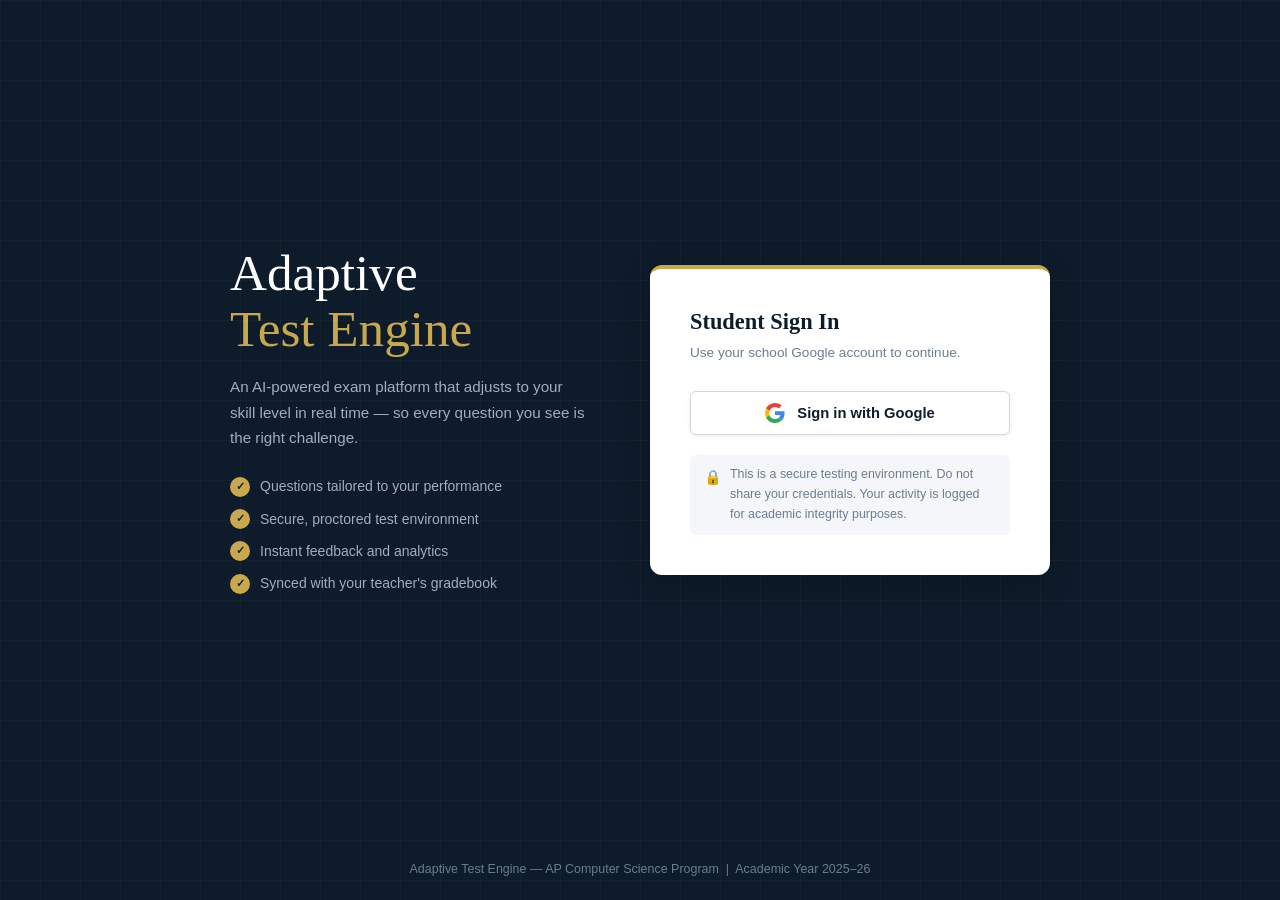
<file: frontend/student/test.html>
<!DOCTYPE html>
<html lang="en">
<head>
  <meta charset="UTF-8" />
  <meta name="viewport" content="width=device-width, initial-scale=1.0" />
  <title>Test in Progress — Adaptive Test Engine</title>
  <link rel="stylesheet" href="style.css" />
  <script src="auth.js"></script>
  <script>
    (function () {
      const session = window.requireSession && window.requireSession();
      if (session && session.student) {
        window.__STUDENT__ = session.student;
      }
    })();
  </script>

  <style>
    body {
      background: var(--off-white);
      display: flex;
      flex-direction: column;
      min-height: 100vh;
    }

    .test-header {
      background: var(--navy);
      border-bottom: 2px solid var(--accent);
      padding: 0 28px;
      height: 58px;
      display: flex;
      align-items: center;
      justify-content: space-between;
      position: sticky;
      top: 0;
      z-index: 100;
      box-shadow: var(--shadow-md);
    }

    .test-header .test-title {
      font-family: var(--font-body);
      font-weight: 600;
      color: var(--white);
      font-size: 0.95rem;
    }
    .test-header .test-title span { color: var(--slate-light); font-weight: 400; }

    .timer-block {
      display: flex;
      align-items: center;
      gap: 8px;
      background: var(--navy-light);
      padding: 7px 16px;
      border-radius: 99px;
      border: 1px solid var(--slate);
    }
    .timer-block .timer-icon { font-size: 0.85rem; }
    .timer-display {
      font-family: var(--font-mono);
      font-size: 1rem;
      font-weight: 500;
      color: var(--white);
      letter-spacing: 1.5px;
      min-width: 55px;
      text-align: center;
    }
    .timer-display.warning { color: var(--accent); }
    .timer-display.danger  { color: #ff6b6b; animation: timerPulse 1s ease-in-out infinite; }

    @keyframes timerPulse {
      0%, 100% { opacity: 1; }
      50%       { opacity: 0.5; }
    }

    .header-actions { display: flex; gap: 10px; align-items: center; }

    /* Full width — no sidebar */
    .test-body {
      flex: 1;
      display: grid;
      grid-template-columns: 1fr;
      grid-template-rows: 1fr auto;
      gap: 0;
      max-width: 900px;
      margin: 0 auto;
      width: 100%;
      padding: 24px;
      gap: 24px;
    }

    /* QUESTION PANEL */
    .question-panel {
      background: var(--white);
      border: 1px solid var(--border);
      border-radius: var(--radius-lg);
      padding: 36px;
      box-shadow: var(--shadow-sm);
      min-height: 420px;
      display: flex;
      flex-direction: column;
    }

    .question-meta {
      display: flex;
      align-items: center;
      justify-content: space-between;
      margin-bottom: 24px;
    }

    .question-counter {
      font-size: 0.8rem;
      font-weight: 600;
      color: var(--slate);
      text-transform: uppercase;
      letter-spacing: 0.5px;
    }

    .question-text {
      font-size: 1.1rem;
      color: var(--navy);
      line-height: 1.7;
      margin-bottom: 32px;
      font-weight: 400;
    }

    .question-text pre {
      background: var(--navy);
      color: #a8ff78;
      font-family: var(--font-mono);
      font-size: 0.85rem;
      padding: 16px 20px;
      border-radius: var(--radius);
      overflow-x: auto;
      margin: 16px 0;
      border-left: 3px solid var(--accent);
    }

    .choices-list {
      list-style: none;
      display: flex;
      flex-direction: column;
      gap: 10px;
      flex: 1;
    }

    .choice-btn {
      display: flex;
      align-items: flex-start;
      gap: 14px;
      width: 100%;
      padding: 14px 18px;
      border: 1.5px solid var(--border);
      border-radius: var(--radius);
      background: var(--white);
      color: var(--navy);
      font-family: var(--font-body);
      font-size: 0.95rem;
      text-align: left;
      cursor: pointer;
      transition: all 0.15s var(--ease);
      line-height: 1.5;
    }
    .choice-btn:hover { border-color: var(--navy); background: var(--off-white); }
    .choice-btn.selected {
      border-color: var(--navy);
      background: #e8edf5;
      box-shadow: 0 0 0 2px rgba(13,27,42,0.15);
    }

    .choice-letter {
      display: inline-flex;
      align-items: center;
      justify-content: center;
      min-width: 28px; height: 28px;
      border-radius: 50%;
      border: 1.5px solid var(--border);
      font-size: 0.8rem;
      font-weight: 700;
      color: var(--slate);
      flex-shrink: 0;
      transition: all 0.15s;
    }
    .choice-btn:hover    .choice-letter { border-color: var(--navy); color: var(--navy); }
    .choice-btn.selected .choice-letter { background: var(--navy); border-color: var(--navy); color: var(--white); }

    .question-nav {
      display: flex;
      align-items: center;
      justify-content: space-between;
      padding: 16px 0 0;
      margin-top: auto;
      border-top: 1px solid var(--border);
    }

    .nav-left, .nav-right { display: flex; gap: 10px; }

    .question-loading {
      display: flex;
      flex-direction: column;
      align-items: center;
      justify-content: center;
      flex: 1;
      gap: 16px;
      color: var(--slate);
      font-size: 0.9rem;
    }

    .modal h2 { margin-bottom: 8px; }
    .modal p  { color: var(--slate); margin-bottom: 20px; }
    .modal .modal-actions { display: flex; gap: 12px; justify-content: flex-end; }
    .unanswered-warning { color: var(--danger); font-weight: 600; font-size: 0.88rem; margin-bottom: 16px; }

    @media (max-width: 860px) {
      .test-body { padding: 12px; }
    }
  </style>
</head>
<body>

<!-- TEST HEADER -->
<header class="test-header" role="banner">
  <div class="test-title">
    <span data-bind="test-name">Sorting Algorithms</span>
    &nbsp;·&nbsp;
    <span data-bind="student-name" style="color:var(--slate-light)">Jane Student</span>
  </div>

  <div class="timer-block" aria-live="polite" aria-label="Time remaining">
    <span class="timer-icon">⏱</span>
    <span class="timer-display" id="timer-display">30:00</span>
  </div>

  <div class="header-actions">
    <button class="btn btn-sm btn-outline"
            style="color:var(--slate-light);border-color:var(--slate)"
            data-action="pause-test"
            onclick="togglePause()">
      ⏸ Pause
    </button>
    <button class="btn btn-sm btn-danger"
            data-action="exit-test"
            onclick="confirmExit()">
      Exit Test
    </button>
  </div>
</header>

<!-- MAIN TEST BODY -->
<main class="test-body" role="main">

  <!-- Question Panel (full width) -->
  <div class="question-panel" id="question-panel" role="region" aria-label="Current question">

    <!-- Question metadata row -->
    <div class="question-meta">
      <span class="question-counter" id="question-counter">Question 1 of 15</span>
      <span class="badge badge-accent" id="difficulty-badge" aria-live="polite">Proficient</span>
    </div>

    <!-- Question text -->
    <div class="question-text" id="question-text" aria-live="polite">
      <div class="question-loading">
        <div class="spinner"></div>
        <span>Loading question...</span>
      </div>
    </div>

    <!-- Answer choices -->
    <ul class="choices-list" id="choices-list" role="radiogroup" aria-label="Answer choices">
    </ul>

    <!-- Navigation row -->
    <div class="question-nav">
      <div class="nav-left">
        <button class="btn btn-outline"
                id="prev-btn"
                data-action="prev-question"
                onclick="navigateQuestion(-1)"
                disabled>
          ← Previous
        </button>
      </div>
      <div class="nav-right">
        <button class="btn btn-primary"
                id="next-btn"
                data-action="next-question"
                onclick="commitAndAdvance()">
          Next →
        </button>
      </div>
    </div>

    <!-- Difficulty path dots -->
    <div id="difficulty-path-row"
         style="margin-top: 16px; padding-top: 16px; border-top: 1px solid var(--border);
                display: flex; align-items: center; gap: 14px; flex-wrap: wrap;"
         aria-label="Difficulty path">
      <span style="font-size: 0.72rem; color: var(--slate); text-transform: uppercase;
                   letter-spacing: 0.6px; font-weight: 600;">Difficulty Path</span>
      <div id="difficulty-path-dots"
           style="display: flex; align-items: center; gap: 8px; min-height: 18px;"></div>
    </div>

  </div>

</main>

<!-- SUBMIT CONFIRMATION MODAL -->
<div class="modal-overlay" id="submit-modal" role="dialog" aria-modal="true" aria-labelledby="modal-title">
  <div class="modal">
    <h2 id="modal-title">Submit Your Test</h2>
    <p>Are you sure you want to submit? You cannot change your answers after submission.</p>
    <div id="unanswered-warning" class="unanswered-warning" style="display:none;"></div>
    <div class="modal-actions">
      <button class="btn btn-outline" onclick="closeSubmitModal()">Go Back</button>
      <button class="btn btn-accent btn-lg"
              data-action="confirm-submit"
              onclick="submitTest()">
        ✓ Submit Test
      </button>
    </div>
  </div>
</div>

<script>
  const QUESTION_TIME_LIMIT = 30;

  const testState = {
    testId:          sessionStorage.getItem('activeTestId') || 'TEST-001',
    studentId:       sessionStorage.getItem('studentId')    || 'STU-DEMO',
    sessionId:       sessionStorage.getItem('sessionId')    || null,
    currentQuestion: 0,
    totalQuestions:  15,
    timeRemaining:   QUESTION_TIME_LIMIT,
    isPaused:        false,
    timerInterval:   null,
    totalTimeSpent:  0,
    answerMap:       {},
    flagged:         new Set(),
    questions:       [],
    currentDifficulty: 1,
    difficultyPath:    [],
    previewChoice:     null,
  };

  const API_BASE = (() => {
    const host = window.location.hostname;
    const isLocal = host === 'localhost' || host === '127.0.0.1';
    return isLocal ? 'http://localhost:8080' : 'https://cs.andromedax.org';
  })();

  function makePendingQuestion(index) {
    return { questionId: `Q-PENDING-${index + 1}`, text: '', choices: [], correct: null };
  }

  function makeFallbackQuestion(index) {
    return {
      questionId: `Q-FALLBACK-${index + 1}`,
      text: 'Error loading question. Please try again.',
      choices: [
        { id: 'A', text: 'Retry' },
        { id: 'B', text: 'Retry' },
        { id: 'C', text: 'Retry' },
        { id: 'D', text: 'Retry' }
      ],
      correct: 'A'
    };
  }

  function normalizeChoiceId(value) {
    return String(value ?? '').trim().toUpperCase();
  }

  async function fetchQuestionInto(index, adaptation = {}) {
    const response = await fetch(`${API_BASE}/api/next-question`, {
      method: 'POST',
      headers: { 'Content-Type': 'application/json' },
      body: JSON.stringify({
        sessionId: testState.sessionId,
        difficulty: testState.currentDifficulty,
        ...adaptation
      })
    });
    if (!response.ok) throw new Error(`HTTP ${response.status}`);
    const data = await response.json();
    const choices = Array.isArray(data.choices)
      ? data.choices.map((choice, choiceIndex) => ({
          ...choice,
          id: normalizeChoiceId(choice.id || String.fromCharCode(65 + choiceIndex)),
          text: String(choice.text ?? '')
        }))
      : [];
    testState.questions[index] = {
      questionId: data.questionId || `Q-AI-${index + 1}`,
      text: data.text,
      choices,
      correct: normalizeChoiceId(data.correctChoice ?? data.correct ?? data.correct_answer)
    };
  }

  window.addEventListener('DOMContentLoaded', async () => {
    testState.questions = Array.from(
      { length: testState.totalQuestions },
      (_, i) => makePendingQuestion(i)
    );

    updateDifficultyBadge();
    renderDifficultyPath();

    try {
      const startResp = await fetch(`${API_BASE}/api/start-session`, {
        method: 'POST',
        headers: { 'Content-Type': 'application/json' },
        body: JSON.stringify({
          studentId: testState.studentId,
          testId: testState.testId
        })
      });
      if (!startResp.ok) throw new Error(`HTTP ${startResp.status}`);
      const session = await startResp.json();
      testState.sessionId = session.sessionId;
      sessionStorage.setItem('sessionId', testState.sessionId);

      await fetchQuestionInto(0);
    } catch (err) {
      console.error('Failed to start test session:', err);
      testState.questions[0] = makeFallbackQuestion(0);
    }

    loadQuestion(0);
  });

  function startTimer() {
    clearInterval(testState.timerInterval);
    testState.timeRemaining = QUESTION_TIME_LIMIT;
    updateTimerDisplay();

    testState.timerInterval = setInterval(() => {
      if (testState.isPaused) return;
      testState.timeRemaining--;
      updateTimerDisplay();
      if (testState.timeRemaining <= 0) {
        clearInterval(testState.timerInterval);
        commitAndAdvance();
      }
    }, 1000);
  }

  function updateTimerDisplay() {
    const el = document.getElementById('timer-display');
    const t  = Math.max(0, testState.timeRemaining);
    el.textContent = `00:${String(t).padStart(2, '0')}`;
    el.classList.remove('warning', 'danger');
    if (t <= 5)       el.classList.add('danger');
    else if (t <= 10) el.classList.add('warning');
  }

  function togglePause() {
    testState.isPaused = !testState.isPaused;
    const btn = document.querySelector('[data-action="pause-test"]');
    btn.textContent = testState.isPaused ? '▶ Resume' : '⏸ Pause';
  }

  function loadQuestion(index) {
    testState.currentQuestion = index;
    testState.previewChoice   = null;
    const q = testState.questions[index];
    if (!q) return;

    document.getElementById('question-counter').textContent =
      `Question ${index + 1} of ${testState.totalQuestions}`;

    document.getElementById('question-text').innerHTML = q.text;
    renderChoices(q);

    document.getElementById('prev-btn').disabled = true;
    document.getElementById('next-btn').textContent =
      (index === testState.totalQuestions - 1) ? 'Finish' : 'Next';

    updateDifficultyBadge();
    startTimer();
  }

  function renderChoices(question) {
    const list = document.getElementById('choices-list');
    list.innerHTML = '';
    question.choices.forEach(choice => {
      const li = document.createElement('li');
      const button = document.createElement('button');
      button.type = 'button';
      button.className = 'choice-btn';
      button.dataset.choice = choice.id;
      button.dataset.questionId = question.questionId;
      button.setAttribute('role', 'radio');
      button.setAttribute('aria-checked', 'false');
      button.setAttribute('aria-label', `Choice ${choice.id}: ${choice.text}`);
      button.addEventListener('click', () => selectAnswer(question.questionId, choice.id, button));

      const letter = document.createElement('span');
      letter.className = 'choice-letter';
      letter.setAttribute('aria-hidden', 'true');
      letter.textContent = choice.id;

      const text = document.createElement('span');
      text.className = 'choice-text';
      text.textContent = choice.text;

      button.append(letter, text);
      li.appendChild(button);
      list.appendChild(li);
    });
  }

  function selectAnswer(questionId, choiceId, el) {
    document.querySelectorAll(`[data-question-id="${questionId}"]`).forEach(btn => {
      btn.classList.remove('selected');
      btn.setAttribute('aria-checked', 'false');
    });
    el.classList.add('selected');
    el.setAttribute('aria-checked', 'true');
    testState.previewChoice = normalizeChoiceId(choiceId);
  }

  async function commitAndAdvance() {
    clearInterval(testState.timerInterval);

    const idx    = testState.currentQuestion;
    const q      = testState.questions[idx];
    const choice = testState.previewChoice;
    const correct = choice !== null && choice === q.correct;

    testState.difficultyPath.push({ level: testState.currentDifficulty, correct });
    testState.answerMap[q.questionId] = choice || '__TIMEOUT__';
    sessionStorage.setItem('answerMap', JSON.stringify(testState.answerMap));
    testState.totalTimeSpent += (QUESTION_TIME_LIMIT - Math.max(0, testState.timeRemaining));

    testState.currentDifficulty = correct
      ? Math.min(5, testState.currentDifficulty + 1)
      : Math.max(1, testState.currentDifficulty - 1);

    renderDifficultyPath();

    const next = idx + 1;
    if (next >= testState.totalQuestions) {
      submitTest();
      return;
    }

    document.getElementById('question-text').innerHTML = `
      <div class="question-loading">
        <div class="spinner"></div>
        <span>Loading next question...</span>
      </div>`;
    document.getElementById('choices-list').innerHTML = '';
    document.getElementById('next-btn').disabled = true;

    try {
      await fetchQuestionInto(next, {
        previousQuestionId: q.questionId,
        selectedChoice: choice || null,
        wasCorrect: correct
      });
    } catch (err) {
      console.error('Next question fetch failed:', err);
      testState.questions[next] = makeFallbackQuestion(next);
    }

    document.getElementById('next-btn').disabled = false;
    loadQuestion(next);
  }

  function updateDifficultyBadge() {
    const badge = document.getElementById('difficulty-badge');
    if (!badge) return;
    const level = testState.currentDifficulty;
    const labels  = { 1: 'Emerging', 2: 'Developing', 3: 'Proficient', 4: 'Extending', 5: 'Beyond' };
    const classes = { 1: 'badge badge-slate', 2: 'badge badge-slate', 3: 'badge badge-accent', 4: 'badge badge-success', 5: 'badge badge-success' };
    badge.className   = classes[level];
    badge.textContent = labels[level];
  }

  function renderDifficultyPath() {
    const container = document.getElementById('difficulty-path-dots');
    if (!container) return;
    container.innerHTML = '';
    testState.difficultyPath.forEach((entry, i) => {
      const sizePx = entry.level === 1 ? 6 : entry.level === 2 ? 8 : entry.level === 3 ? 11 : entry.level === 4 ? 14 : 17;
      const color  = entry.correct ? 'var(--success)' : 'var(--danger)';
      const dot = document.createElement('span');
      dot.style.display      = 'inline-block';
      dot.style.width        = `${sizePx}px`;
      dot.style.height       = `${sizePx}px`;
      dot.style.borderRadius = '50%';
      dot.style.background   = color;
      dot.title = `Q${i + 1} — Level ${entry.level}, ${entry.correct ? 'correct' : 'wrong'}`;
      dot.setAttribute('aria-label', dot.title);
      container.appendChild(dot);
    });
  }

  function navigateQuestion(direction) {
    if (direction <= 0) return;
    commitAndAdvance();
  }

  function openSubmitModal() {
    const answered   = Object.keys(testState.answerMap).length;
    const unanswered = testState.totalQuestions - answered;
    const warning    = document.getElementById('unanswered-warning');
    if (unanswered > 0) {
      warning.textContent = `⚠ You have ${unanswered} unanswered question${unanswered > 1 ? 's' : ''}. These will be marked incorrect.`;
      warning.style.display = 'block';
    } else {
      warning.style.display = 'none';
    }
    document.getElementById('submit-modal').classList.add('open');
  }

  function closeSubmitModal() {
    document.getElementById('submit-modal').classList.remove('open');
  }

  function submitTest() {
    clearInterval(testState.timerInterval);
    closeSubmitModal();

    const reviewQuestions = testState.questions.map((q, i) => {
      const pathEntry = testState.difficultyPath[i];
      const raw = testState.answerMap[q.questionId];
      const isTimeout = raw === '__TIMEOUT__' || raw === undefined;
      const correct = !isTimeout && raw === q.correct;
      const studentChoice = !isTimeout ? q.choices.find(c => c.id === raw) : null;
      const correctChoice = q.choices.find(c => c.id === q.correct);
      return {
        id: q.questionId,
        number: i + 1,
        prompt: q.text,
        choices: q.choices,
        correctId: q.correct,
        correctAnswer: correctChoice ? `${q.correct} — ${correctChoice.text}` : q.correct,
        studentChoiceId: isTimeout ? null : raw,
        studentAnswer: isTimeout
          ? '(No answer submitted)'
          : studentChoice ? `${raw} — ${studentChoice.text}` : String(raw),
        status: isTimeout ? 'skipped' : correct ? 'correct' : 'incorrect',
        difficulty: pathEntry ? pathEntry.level : null,
        flagged: testState.flagged.has(i),
        aiPriority: !correct || isTimeout
      };
    });

    const correctCount = reviewQuestions.filter(q => q.status === 'correct').length;
    const testName = (document.querySelector('[data-bind="test-name"]')?.textContent || '').trim() || 'Test';

    const payload = {
      testId:    testState.testId,
      testName,
      studentId: testState.studentId,
      answerMap: testState.answerMap,
      timeTaken: testState.totalTimeSpent,
      difficultyPath:  testState.difficultyPath,
      finalDifficulty: testState.currentDifficulty,
      totalQuestions:  testState.totalQuestions,
      correctCount,
      score: Math.round((correctCount / Math.max(1, testState.totalQuestions)) * 100),
      flaggedIndices: Array.from(testState.flagged),
      questions: reviewQuestions
    };

    const historyId = 'HIST-' + Date.now();
    payload.historyId = historyId;

    const historyEntry = {
      testId: historyId,
      testTemplateId: testState.testId,
      testName,
      subject: testName,
      date: new Date().toLocaleDateString('en-US', { month: 'short', day: 'numeric', year: 'numeric' }),
      score: payload.score,
      correctCount,
      totalQuestions: testState.totalQuestions,
      finalDifficulty: testState.currentDifficulty,
      timeTaken: testState.totalTimeSpent,
      difficultyPath: testState.difficultyPath,
      answerMap: testState.answerMap,
      questionHistory: reviewQuestions
    };

    try {
      const historyRaw = sessionStorage.getItem('testHistory');
      const history = historyRaw ? JSON.parse(historyRaw) : [];
      history.push(historyEntry);
      sessionStorage.setItem('testHistory', JSON.stringify(history));
    } catch (err) {
      console.warn('[Submit] Could not append to testHistory:', err);
    }

    console.log('[Submit] Posting results:', payload);
    sessionStorage.setItem('lastResult', JSON.stringify(payload));
    window.location.href = 'results.html';
  }

  function confirmExit() {
    if (confirm('Are you sure you want to exit? Your progress will be lost.')) {
      clearInterval(testState.timerInterval);
      sessionStorage.removeItem('activeTestId');
      window.location.href = 'dashboard.html';
    }
  }

  document.getElementById('submit-modal').addEventListener('click', function(e) {
    if (e.target === this) closeSubmitModal();
  });
</script>

<script src="integration.js"></script>

</body>
</html>
</file>
<file: frontend/chat/styles.css>
:root {
  color-scheme: light;
  font-family: Inter, ui-sans-serif, system-ui, -apple-system, BlinkMacSystemFont, "Segoe UI", sans-serif;
  line-height: 1.5;
  font-weight: 400;
  background: #edf2f7;
  color: #14213d;
}

* {
  box-sizing: border-box;
}

body {
  margin: 0;
  min-height: 100vh;
  background:
    radial-gradient(circle at top, rgba(59, 130, 246, 0.12), transparent 28%),
    linear-gradient(180deg, #f8fafc 0%, #edf2f7 100%);
}

code {
  font-family: "SFMono-Regular", SFMono-Regular, ui-monospace, Menlo, monospace;
}

.app-shell {
  width: min(960px, calc(100% - 32px));
  margin: 0 auto;
  padding: 48px 0 64px;
}

.hero {
  margin-bottom: 24px;
}

.eyebrow {
  margin: 0 0 8px;
  font-size: 0.82rem;
  font-weight: 700;
  letter-spacing: 0.08em;
  text-transform: uppercase;
  color: #2563eb;
}

.hero h1 {
  margin: 0;
  font-size: clamp(2rem, 5vw, 3.5rem);
}

.hero-copy {
  max-width: 720px;
  margin: 12px 0 0;
  color: #475569;
}

.chat-panel {
  background: rgba(255, 255, 255, 0.9);
  border: 1px solid rgba(148, 163, 184, 0.28);
  border-radius: 8px;
  box-shadow: 0 24px 60px rgba(15, 23, 42, 0.08);
  backdrop-filter: blur(14px);
}

.panel-head {
  display: flex;
  align-items: flex-start;
  justify-content: space-between;
  gap: 16px;
  padding: 20px 20px 16px;
  border-bottom: 1px solid rgba(148, 163, 184, 0.18);
}

.panel-head h2 {
  margin: 0;
  font-size: 1.1rem;
}

.api-url {
  margin: 6px 0 0;
  color: #64748b;
  font-size: 0.92rem;
  word-break: break-word;
}

.message-list {
  display: flex;
  flex-direction: column;
  gap: 12px;
  min-height: 360px;
  max-height: 56vh;
  overflow-y: auto;
  padding: 20px;
}

.message {
  max-width: min(720px, 88%);
  border-radius: 8px;
  padding: 14px 16px;
  white-space: pre-wrap;
  word-break: break-word;
}

.message-user {
  align-self: flex-end;
  background: #2563eb;
  color: #ffffff;
}

.message-assistant {
  align-self: flex-start;
  background: #e2e8f0;
  color: #0f172a;
}

.message-system {
  align-self: center;
  background: #fff7ed;
  border: 1px solid #fed7aa;
  color: #9a3412;
}

.composer {
  display: flex;
  flex-direction: column;
  gap: 14px;
  padding: 0 20px 20px;
}

.composer textarea {
  width: 100%;
  resize: vertical;
  border: 1px solid #cbd5e1;
  border-radius: 8px;
  padding: 14px;
  font: inherit;
  color: #0f172a;
  background: #ffffff;
  outline: none;
}

.composer textarea:focus {
  border-color: #2563eb;
  box-shadow: 0 0 0 3px rgba(37, 99, 235, 0.16);
}

.composer-actions {
  display: flex;
  align-items: center;
  justify-content: space-between;
  gap: 16px;
}

.hint {
  margin: 0;
  color: #64748b;
  font-size: 0.9rem;
}

.primary-button,
.ghost-button {
  appearance: none;
  border-radius: 8px;
  border: 1px solid transparent;
  padding: 10px 16px;
  font: inherit;
  font-weight: 600;
  cursor: pointer;
  transition: background-color 160ms ease, border-color 160ms ease, color 160ms ease;
}

.primary-button {
  background: #2563eb;
  color: #ffffff;
}

.primary-button:hover:enabled {
  background: #1d4ed8;
}

.primary-button:disabled {
  cursor: wait;
  opacity: 0.7;
}

.ghost-button {
  background: transparent;
  border-color: #cbd5e1;
  color: #0f172a;
}

.ghost-button:hover {
  background: #f8fafc;
}

.sr-only {
  position: absolute;
  width: 1px;
  height: 1px;
  padding: 0;
  margin: -1px;
  overflow: hidden;
  clip: rect(0, 0, 0, 0);
  border: 0;
}

@media (max-width: 720px) {
  .app-shell {
    width: min(100% - 24px, 960px);
    padding: 24px 0 40px;
  }

  .panel-head,
  .composer,
  .message-list {
    padding-left: 16px;
    padding-right: 16px;
  }

  .panel-head {
    flex-direction: column;
  }

  .message {
    max-width: 100%;
  }

  .composer-actions {
    flex-direction: column;
    align-items: stretch;
  }
}
</file>
<file: frontend/student/style.css>
/* ============================================================
   style.css — Central Stylesheet for AP CS Student Testing Platform
   Palette: Navy Blue (#0D1B2A), Slate Grey (#6B7C93), White (#FFFFFF)
   Accent:  Gold (#C9A84C) for high-stakes emphasis
   ============================================================ */

/* ── 1. DESIGN TOKENS (CSS Variables) ─────────────────────── */
:root {
    /* Colors */
    --navy:        #0D1B2A;
    --navy-mid:    #1A2E45;
    --navy-light:  #243B55;
    --slate:       #6B7C93;
    --slate-light: #A0AEBF;
    --white:       #FFFFFF;
    --off-white:   #F4F6F9;
    --accent:      #C9A84C;   /* gold — used sparingly for urgency/highlights */
    --danger:      #C0392B;
    --success:     #1E7E34;
    --border:      #D1D9E0;
  
    /* Typography */
    --font-display: 'DM Serif Display', Georgia, serif;
    --font-body:    'IBM Plex Sans', 'Segoe UI', sans-serif;
    --font-mono:    'IBM Plex Mono', 'Courier New', monospace;
  
    /* Spacing */
    --radius:    6px;
    --radius-lg: 12px;
    --shadow-sm: 0 1px 4px rgba(0,0,0,0.08);
    --shadow-md: 0 4px 16px rgba(0,0,0,0.12);
    --shadow-lg: 0 8px 32px rgba(0,0,0,0.18);
  
    /* Transitions */
    --ease: cubic-bezier(0.25, 0.8, 0.25, 1);
  }
  
  /* ── 2. RESET & BASE ───────────────────────────────────────── */
  *, *::before, *::after { box-sizing: border-box; margin: 0; padding: 0; }
  
  html { font-size: 16px; scroll-behavior: smooth; }
  
  body {
    font-family: var(--font-body);
    background-color: var(--off-white);
    color: var(--navy);
    line-height: 1.6;
    min-height: 100vh;
  }
  
  /* Import Google Fonts */
  @import url('https://fonts.googleapis.com/css2?family=DM+Serif+Display&family=IBM+Plex+Sans:wght@300;400;500;600&family=IBM+Plex+Mono:wght@400;500&display=swap');
  
  /* ── 3. TYPOGRAPHY ─────────────────────────────────────────── */
  h1, h2, h3 { font-family: var(--font-display); color: var(--navy); line-height: 1.2; }
  h1 { font-size: clamp(1.8rem, 4vw, 2.8rem); }
  h2 { font-size: clamp(1.3rem, 2.5vw, 1.9rem); }
  h3 { font-size: 1.15rem; }
  p  { color: var(--slate); font-size: 0.95rem; }
  a  { color: var(--navy-light); text-decoration: none; transition: color 0.2s; }
  a:hover { color: var(--accent); }
  
  /* ── 4. LAYOUT UTILITIES ───────────────────────────────────── */
  .container   { max-width: 1100px; margin: 0 auto; padding: 0 24px; }
  .flex        { display: flex; }
  .flex-center { display: flex; align-items: center; justify-content: center; }
  .gap-sm      { gap: 8px; }
  .gap-md      { gap: 16px; }
  .gap-lg      { gap: 24px; }
  
  /* ── 5. HEADER / NAVBAR ────────────────────────────────────── */
  .site-header {
    background: var(--navy);
    border-bottom: 2px solid var(--accent);
    padding: 0 32px;
    height: 60px;
    display: flex;
    align-items: center;
    justify-content: space-between;
    position: sticky;
    top: 0;
    z-index: 100;
    box-shadow: var(--shadow-md);
  }
  
  .site-header .logo {
    font-family: var(--font-display);
    color: var(--white);
    font-size: 1.2rem;
    letter-spacing: 0.5px;
  }
  
  .site-header .logo span { color: var(--accent); }
  
  .site-header nav a {
    color: var(--slate-light);
    font-size: 0.85rem;
    font-weight: 500;
    letter-spacing: 0.5px;
    text-transform: uppercase;
    padding: 6px 12px;
    border-radius: var(--radius);
    transition: all 0.2s var(--ease);
  }
  
  .site-header nav a:hover,
  .site-header nav a.active {
    color: var(--white);
    background: var(--navy-light);
  }
  
  .site-header .user-badge {
    display: flex;
    align-items: center;
    gap: 10px;
    color: var(--slate-light);
    font-size: 0.85rem;
  }
  
  .site-header .user-badge .avatar {
    width: 32px;
    height: 32px;
    border-radius: 50%;
    background: var(--navy-light);
    border: 2px solid var(--slate);
    display: flex;
    align-items: center;
    justify-content: center;
    color: var(--white);
    font-size: 0.75rem;
    font-weight: 600;
    object-fit: cover;
  }
  
  /* ── 6. BUTTONS ────────────────────────────────────────────── */
  .btn {
    display: inline-flex;
    align-items: center;
    justify-content: center;
    gap: 8px;
    padding: 10px 22px;
    border: none;
    border-radius: var(--radius);
    font-family: var(--font-body);
    font-size: 0.9rem;
    font-weight: 600;
    letter-spacing: 0.3px;
    cursor: pointer;
    transition: all 0.2s var(--ease);
  }
  
  .btn-primary {
    background: var(--navy);
    color: var(--white);
    box-shadow: var(--shadow-sm);
  }
  .btn-primary:hover { background: var(--navy-light); transform: translateY(-1px); box-shadow: var(--shadow-md); }
  
  .btn-accent {
    background: var(--accent);
    color: var(--navy);
  }
  .btn-accent:hover { filter: brightness(1.08); transform: translateY(-1px); }
  
  .btn-outline {
    background: transparent;
    color: var(--navy);
    border: 1.5px solid var(--border);
  }
  .btn-outline:hover { border-color: var(--navy); background: var(--off-white); }
  
  .btn-danger { background: var(--danger); color: var(--white); }
  .btn-danger:hover { filter: brightness(0.9); }
  
  .btn-lg  { padding: 13px 30px; font-size: 1rem; }
  .btn-sm  { padding: 7px 14px; font-size: 0.8rem; }
  .btn:disabled { opacity: 0.5; cursor: not-allowed; transform: none !important; }
  
  /* ── 7. FORM ELEMENTS ──────────────────────────────────────── */
  .form-group { display: flex; flex-direction: column; gap: 6px; }
  
  .form-group label {
    font-size: 0.8rem;
    font-weight: 600;
    color: var(--navy);
    text-transform: uppercase;
    letter-spacing: 0.6px;
  }
  
  .form-group input,
  .form-group select,
  .form-group textarea {
    padding: 10px 14px;
    border: 1.5px solid var(--border);
    border-radius: var(--radius);
    font-family: var(--font-body);
    font-size: 0.95rem;
    color: var(--navy);
    background: var(--white);
    transition: border-color 0.2s, box-shadow 0.2s;
    outline: none;
  }

  .form-group textarea {
    resize: vertical;
    min-height: 120px;
    line-height: 1.5;
  }

  .form-group input:focus,
  .form-group select:focus,
  .form-group textarea:focus {
    border-color: var(--navy);
    box-shadow: 0 0 0 3px rgba(13, 27, 42, 0.1);
  }
  
  /* ── 8. CARDS ──────────────────────────────────────────────── */
  .card {
    background: var(--white);
    border: 1px solid var(--border);
    border-radius: var(--radius-lg);
    padding: 28px;
    box-shadow: var(--shadow-sm);
    transition: box-shadow 0.2s var(--ease), transform 0.2s var(--ease);
  }
  
  .card:hover { box-shadow: var(--shadow-md); }
  
  .card-header {
    border-bottom: 1px solid var(--border);
    padding-bottom: 16px;
    margin-bottom: 20px;
    display: flex;
    align-items: center;
    justify-content: space-between;
  }
  
  /* ── 9. BADGES & STATUS TAGS ───────────────────────────────── */
  .badge {
    display: inline-block;
    padding: 3px 10px;
    border-radius: 99px;
    font-size: 0.72rem;
    font-weight: 600;
    letter-spacing: 0.4px;
    text-transform: uppercase;
  }
  .badge-navy    { background: var(--navy);    color: var(--white); }
  .badge-slate   { background: var(--slate-light); color: var(--navy); }
  .badge-accent  { background: var(--accent);  color: var(--navy); }
  .badge-success { background: #d4edda; color: var(--success); }
  .badge-danger  { background: #f8d7da; color: var(--danger); }
  
  /* ── 10. ALERTS / BANNERS ──────────────────────────────────── */
  .alert {
    padding: 12px 18px;
    border-radius: var(--radius);
    font-size: 0.88rem;
    border-left: 4px solid;
  }
  .alert-info    { background: #e8edf5; border-color: var(--navy); color: var(--navy-mid); }
  .alert-warning { background: #fef9e7; border-color: var(--accent); color: #7d6009; }
  .alert-danger  { background: #fde8e8; border-color: var(--danger); color: var(--danger); }
  
  /* ── 11. PROGRESS BAR ──────────────────────────────────────── */
  .progress-bar-track {
    background: var(--border);
    border-radius: 99px;
    height: 6px;
    overflow: hidden;
  }
  .progress-bar-fill {
    height: 100%;
    background: var(--navy);
    border-radius: 99px;
    transition: width 0.4s var(--ease);
  }
  .progress-bar-fill.accent { background: var(--accent); }
  
  /* ── 12. DIVIDER ───────────────────────────────────────────── */
  .divider {
    border: none;
    border-top: 1px solid var(--border);
    margin: 20px 0;
  }
  
  /* ── 13. FOOTER ────────────────────────────────────────────── */
  .site-footer {
    background: var(--navy);
    color: var(--slate-light);
    text-align: center;
    padding: 20px;
    font-size: 0.78rem;
    margin-top: auto;
    border-top: 2px solid var(--accent);
  }
  
  /* ── 14. MODALS ────────────────────────────────────────────── */
  .modal-overlay {
    position: fixed; inset: 0;
    background: rgba(13, 27, 42, 0.65);
    display: flex;
    align-items: center;
    justify-content: center;
    z-index: 1000;
    backdrop-filter: blur(3px);
    opacity: 0;
    pointer-events: none;
    transition: opacity 0.25s;
  }
  .modal-overlay.open { opacity: 1; pointer-events: all; }
  
  .modal {
    background: var(--white);
    border-radius: var(--radius-lg);
    padding: 36px;
    max-width: 480px;
    width: 90%;
    box-shadow: var(--shadow-lg);
    transform: translateY(20px);
    transition: transform 0.25s var(--ease);
  }
  .modal-overlay.open .modal { transform: translateY(0); }
  
  /* ── 15. LOADING SPINNER ───────────────────────────────────── */
  .spinner {
    width: 22px; height: 22px;
    border: 3px solid var(--border);
    border-top-color: var(--navy);
    border-radius: 50%;
    animation: spin 0.7s linear infinite;
    display: inline-block;
  }
  @keyframes spin { to { transform: rotate(360deg); } }
  
  /* ── 16. RESPONSIVE UTILITIES ──────────────────────────────── */
  @media (max-width: 768px) {
    .hide-mobile { display: none !important; }
    .site-header { padding: 0 16px; }
    .container   { padding: 0 16px; }
  }

  /* ── 17. PAGE HERO ─────────────────────────────────────────── */
  .page-hero {
    background: linear-gradient(135deg, var(--navy) 0%, var(--navy-light) 100%);
    color: var(--white);
    padding: 36px 40px;
    border-radius: var(--radius-lg);
    margin-bottom: 28px;
    box-shadow: var(--shadow-md);
    position: relative;
    overflow: hidden;
  }
  .page-hero::after {
    content: '';
    position: absolute;
    right: -40px; bottom: -40px;
    width: 220px; height: 220px;
    border-radius: 50%;
    background: rgba(201, 168, 76, 0.08);
    pointer-events: none;
  }
  .page-hero h1 {
    color: var(--white);
    font-size: clamp(1.7rem, 3.2vw, 2.2rem);
    margin-bottom: 8px;
  }
  .page-hero p {
    color: var(--slate-light);
    font-size: 0.95rem;
    max-width: 640px;
  }

  /* ── 18. TAB NAV (anchor pills) ────────────────────────────── */
  .tab-nav {
    display: inline-flex;
    flex-wrap: wrap;
    gap: 6px;
    padding: 6px;
    background: var(--white);
    border: 1px solid var(--border);
    border-radius: 999px;
    box-shadow: var(--shadow-sm);
    margin-bottom: 28px;
  }
  .tab-nav a {
    padding: 8px 18px;
    border-radius: 999px;
    font-size: 0.85rem;
    font-weight: 600;
    color: var(--slate);
    letter-spacing: 0.3px;
    transition: all 0.2s var(--ease);
  }
  .tab-nav a:hover,
  .tab-nav a.active {
    background: var(--navy);
    color: var(--white);
  }

  /* ── 19. NUMBERED STEP CARDS ───────────────────────────────── */
  .step-grid {
    display: grid;
    grid-template-columns: repeat(auto-fit, minmax(280px, 1fr));
    gap: 18px;
  }
  .step-card {
    background: var(--white);
    border: 1px solid var(--border);
    border-radius: var(--radius-lg);
    padding: 22px 24px;
    box-shadow: var(--shadow-sm);
    display: flex;
    gap: 16px;
    align-items: flex-start;
    transition: box-shadow 0.2s var(--ease), transform 0.2s var(--ease);
  }
  .step-card:hover { box-shadow: var(--shadow-md); transform: translateY(-2px); }
  .step-card .step-number {
    flex-shrink: 0;
    width: 36px; height: 36px;
    border-radius: 50%;
    background: var(--navy);
    color: var(--white);
    display: flex;
    align-items: center;
    justify-content: center;
    font-family: var(--font-display);
    font-size: 1.05rem;
    border: 2px solid var(--accent);
  }
  .step-card h3 {
    font-size: 1rem;
    margin-bottom: 6px;
    color: var(--navy);
  }
  .step-card p {
    font-size: 0.88rem;
    color: var(--slate);
    line-height: 1.55;
  }

  /* ── 20. ACCORDION (details/summary) ───────────────────────── */
  .accordion { display: flex; flex-direction: column; gap: 10px; }
  .accordion-item {
    background: var(--white);
    border: 1px solid var(--border);
    border-radius: var(--radius);
    box-shadow: var(--shadow-sm);
    overflow: hidden;
  }
  .accordion-item summary {
    padding: 16px 22px;
    cursor: pointer;
    font-weight: 600;
    color: var(--navy);
    font-size: 0.95rem;
    list-style: none;
    display: flex;
    justify-content: space-between;
    align-items: center;
    gap: 16px;
    transition: background 0.15s;
  }
  .accordion-item summary::-webkit-details-marker { display: none; }
  .accordion-item summary::after {
    content: '+';
    color: var(--accent);
    font-weight: 400;
    font-size: 1.4rem;
    line-height: 1;
  }
  .accordion-item[open] summary::after { content: '−'; }
  .accordion-item summary:hover { background: var(--off-white); }
  .accordion-item[open] summary {
    background: var(--off-white);
    border-bottom: 1px solid var(--border);
  }
  .accordion-item .accordion-body {
    padding: 16px 22px 20px;
    font-size: 0.9rem;
    color: var(--slate);
    line-height: 1.6;
  }

  /* ── 21. SECTION HEADING ───────────────────────────────────── */
  .section-heading {
    margin: 36px 0 18px;
  }
  .section-heading h2 { font-size: 1.3rem; margin-bottom: 4px; }
  .section-heading p  { font-size: 0.9rem; color: var(--slate); }
</file>
